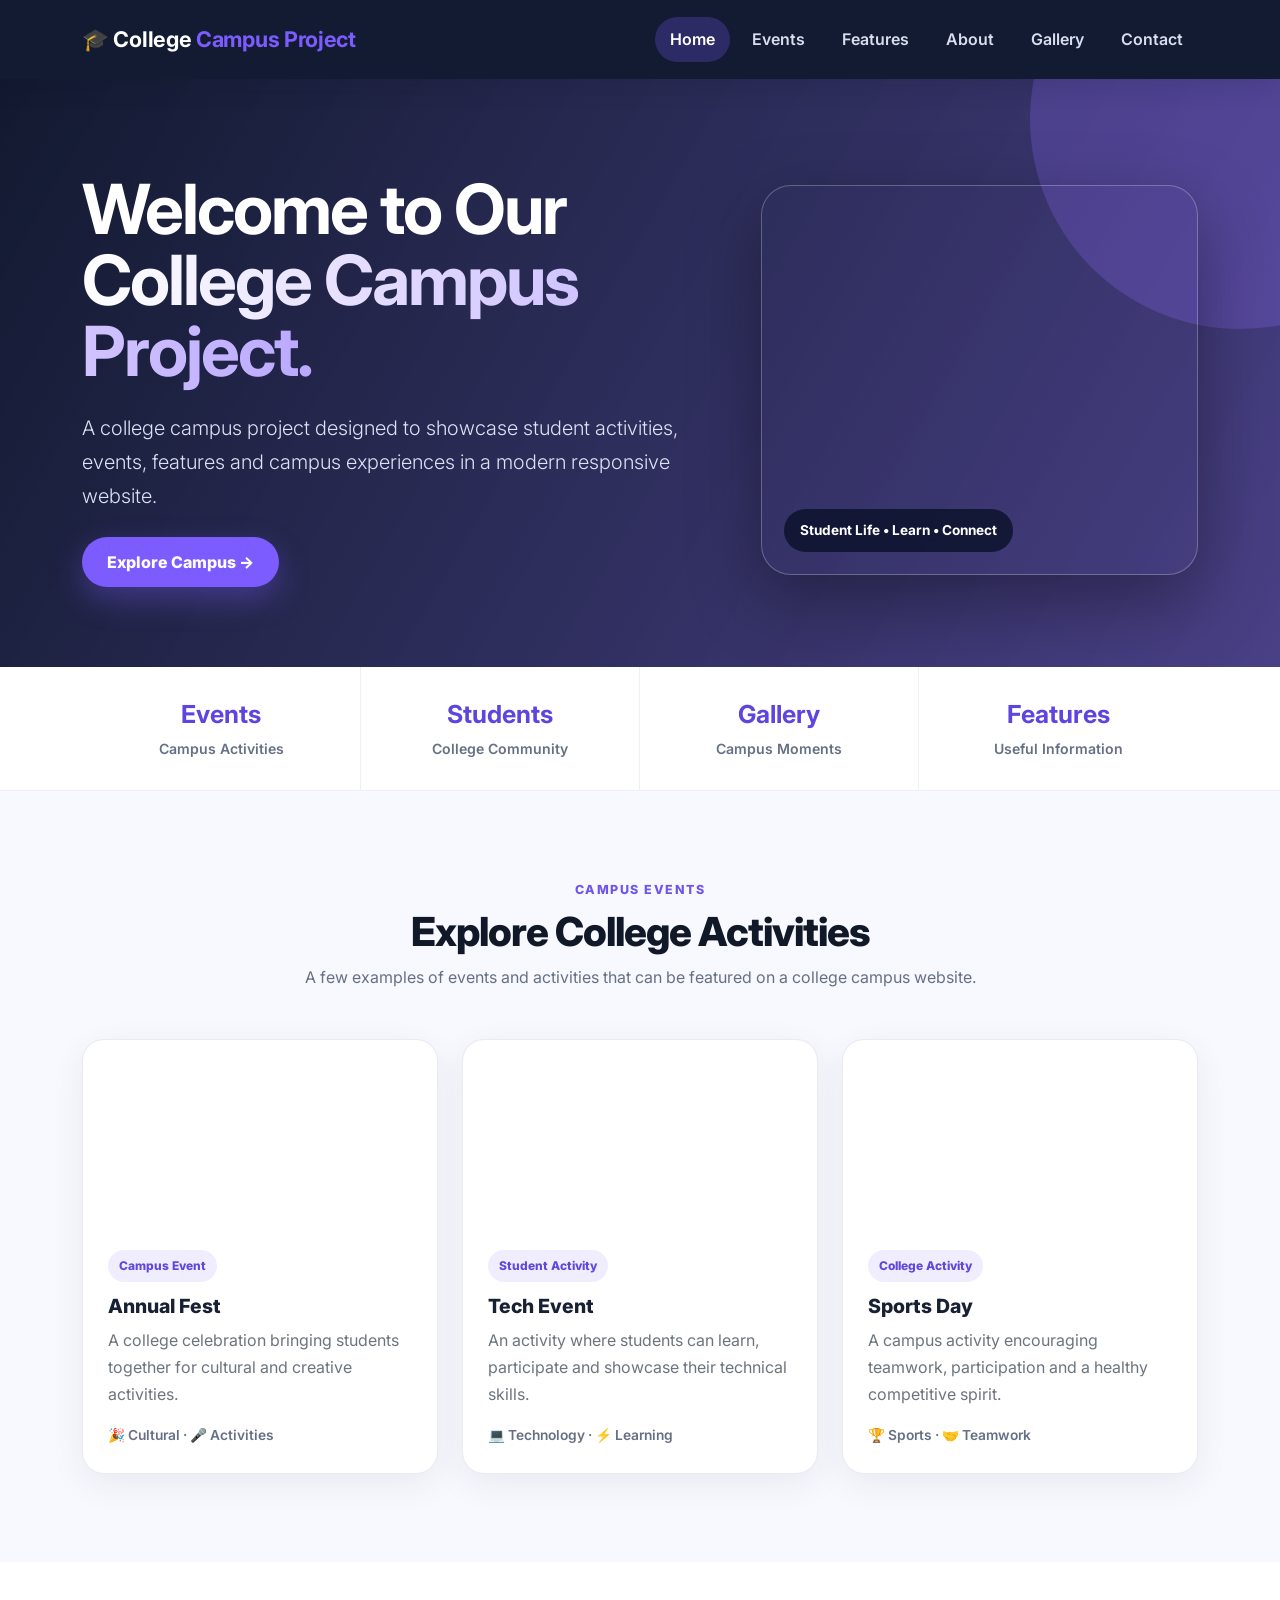
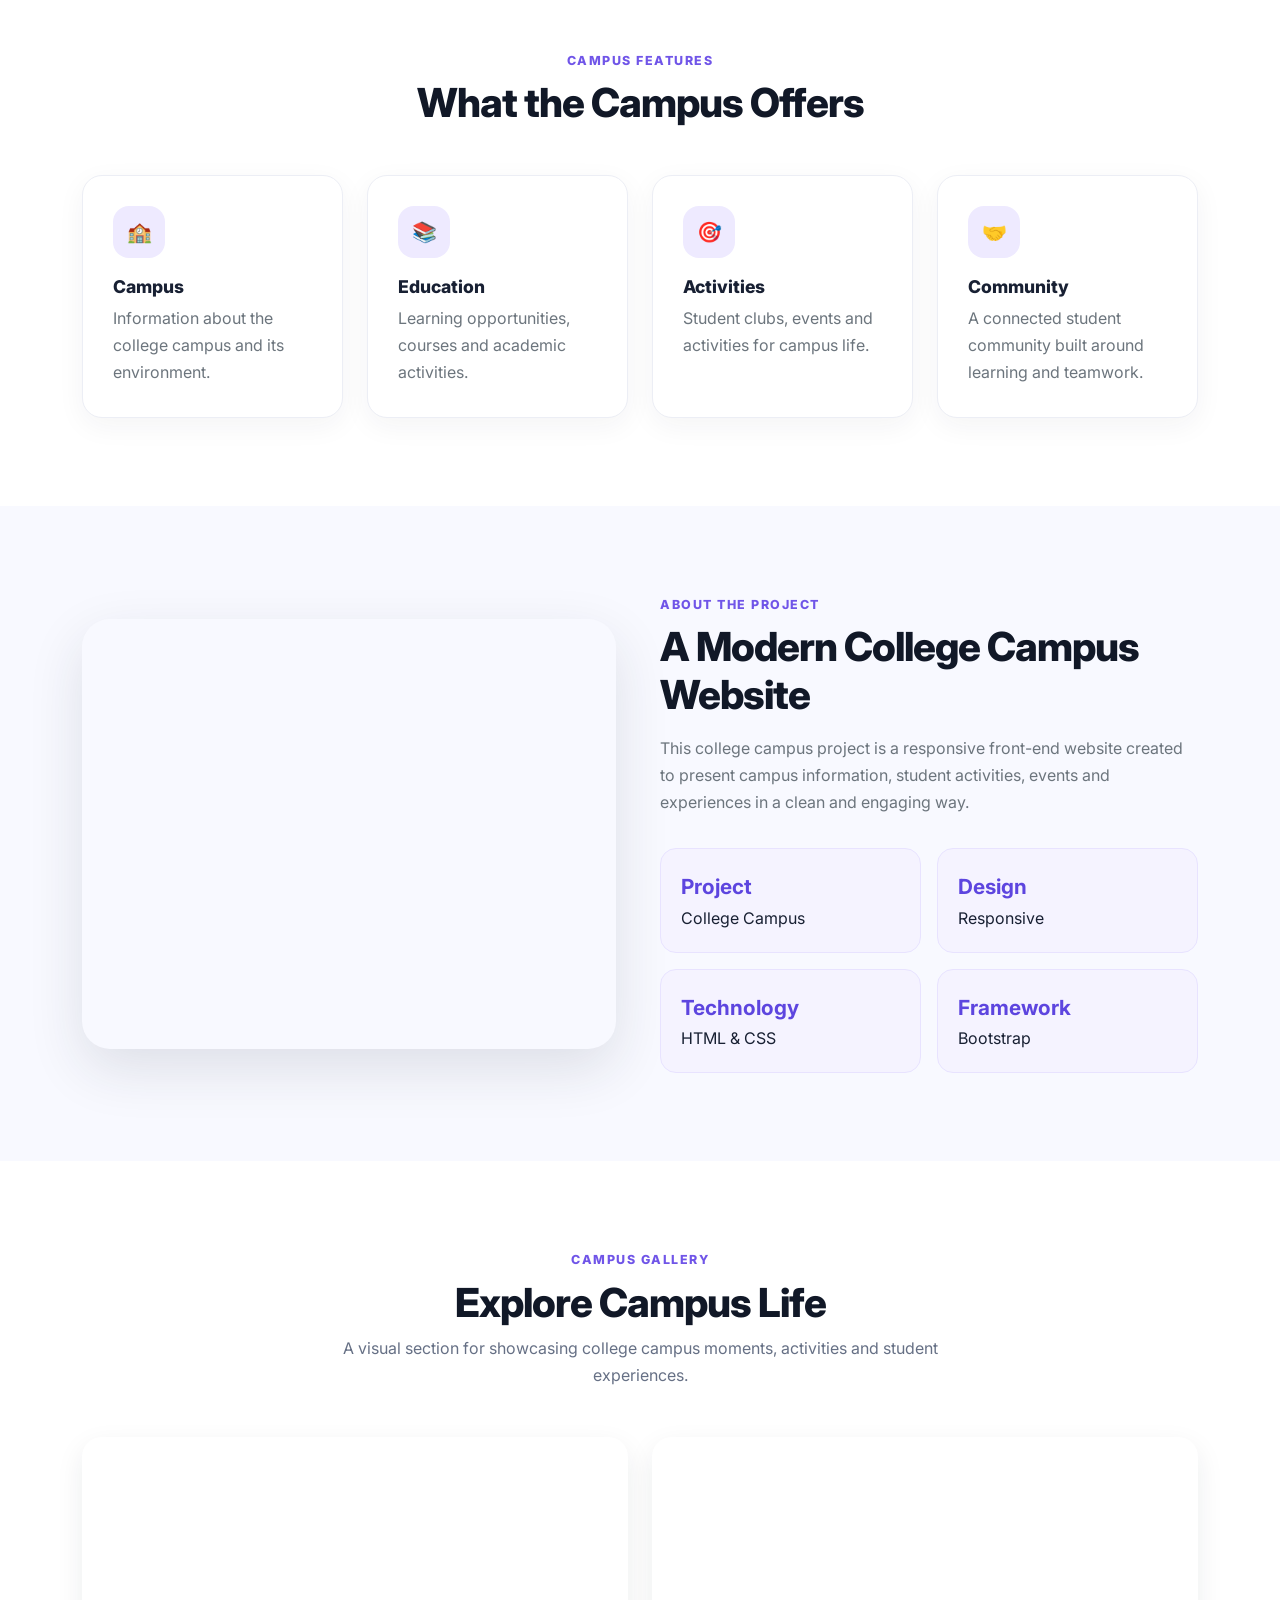
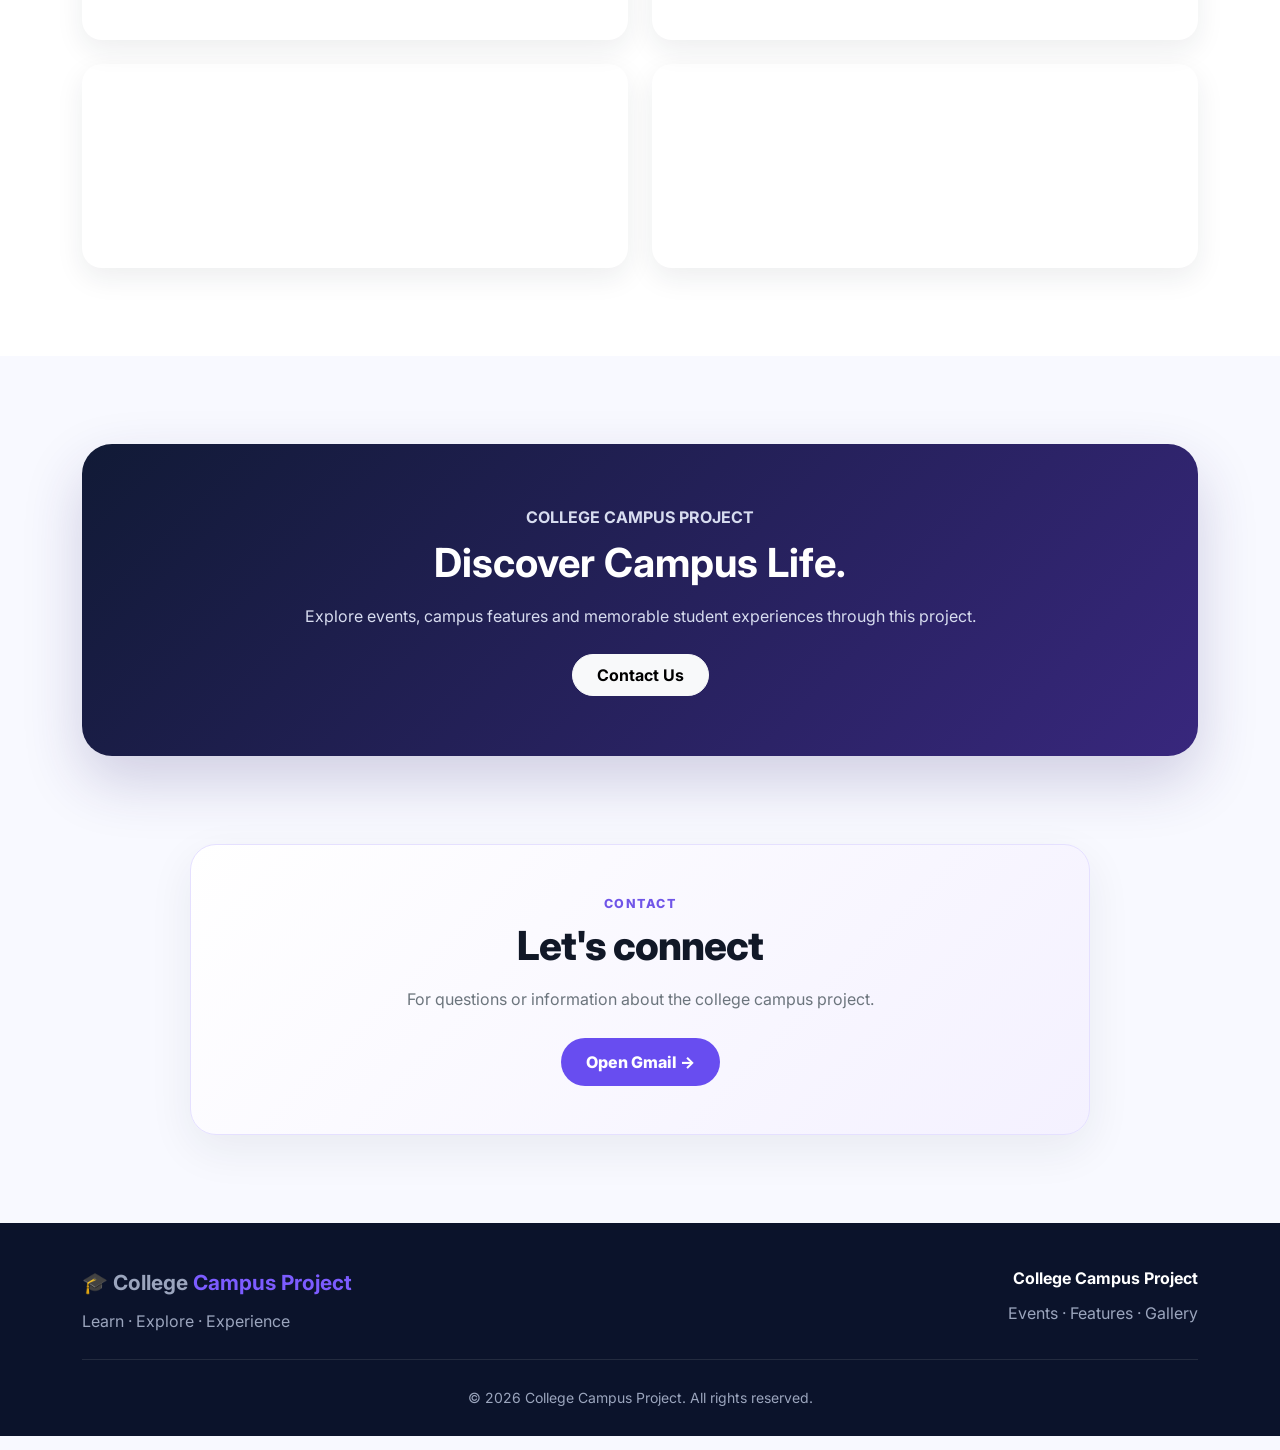
<file: index.html>
<!DOCTYPE html>
<html lang="en">
<head>
  <meta charset="UTF-8">
  <meta http-equiv="refresh" content="0; url=student-event-management/index.html">
  <title>College Campus Project</title>
</head>
<body>
  <p>Opening College Campus Project...</p>
</body>
</html>
</file>
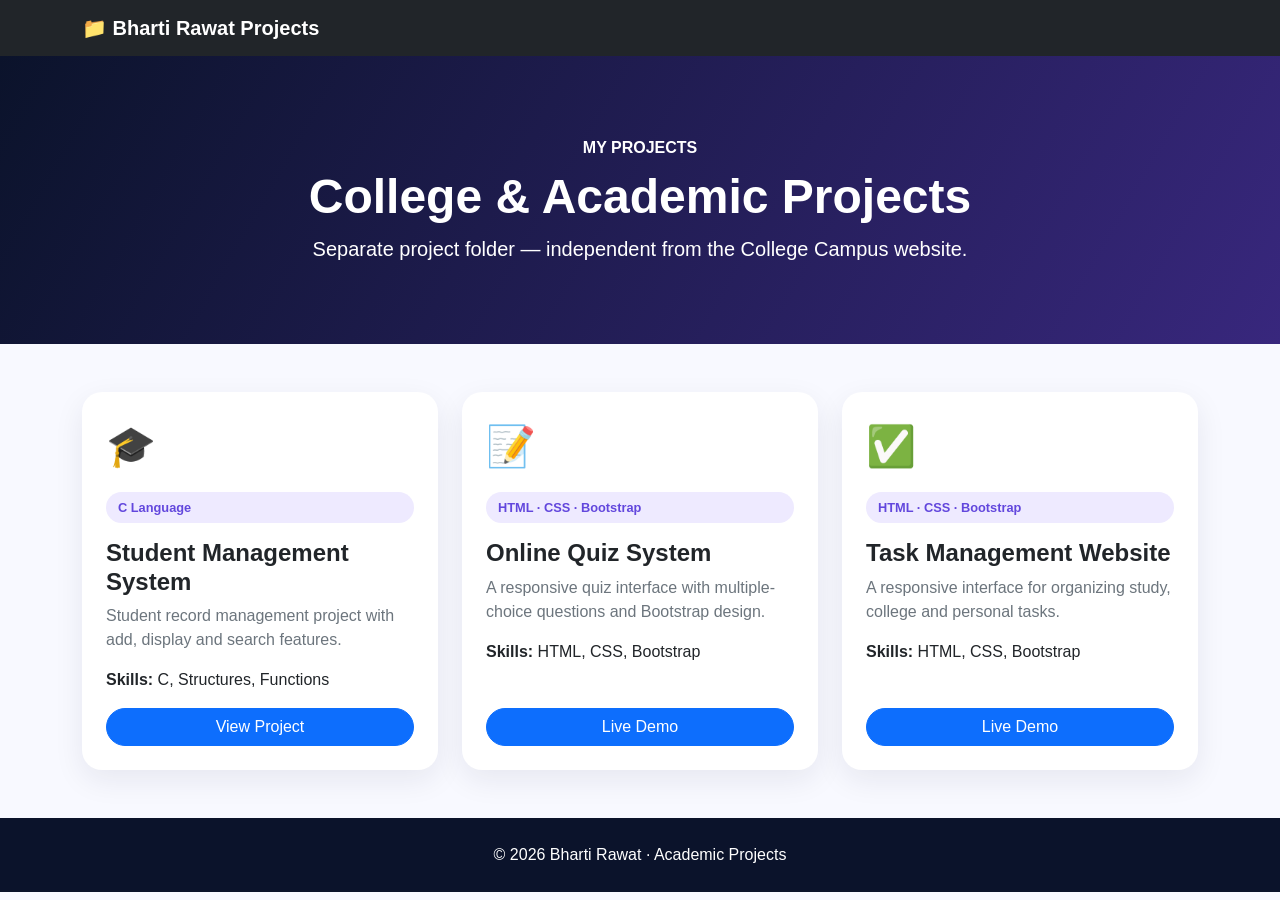
<file: projects/index.html>
<!doctype html>
<html lang="en"><head><meta charset="utf-8"><meta name="viewport" content="width=device-width,initial-scale=1"><title>Bharti Rawat | Projects</title><link href="https://cdn.jsdelivr.net/npm/bootstrap@5.3.3/dist/css/bootstrap.min.css" rel="stylesheet"><style>body{background:#f8f9ff;font-family:Arial,sans-serif;color:#182033}.hero{background:linear-gradient(120deg,#0b132b,#38277d);color:#fff;padding:80px 0}.card{border:0;border-radius:20px;box-shadow:0 10px 30px rgba(20,30,60,.08);height:100%;transition:.25s}.card:hover{transform:translateY(-6px)}.icon{font-size:2.5rem}.btn-round{border-radius:50px}.tag{display:inline-block;padding:6px 12px;border-radius:50px;background:#eeeaff;color:#6247dd;font-weight:700;font-size:.8rem}.footer{background:#0b132b;color:#fff;padding:25px 0}</style></head><body><nav class="navbar navbar-dark bg-dark"><div class="container"><a class="navbar-brand fw-bold" href="../index.html">📁 Bharti Rawat Projects</a></div></nav><header class="hero text-center"><div class="container"><p class="text-uppercase fw-bold mb-2">My Projects</p><h1 class="display-5 fw-bold">College & Academic Projects</h1><p class="lead mb-0">Separate project folder — independent from the College Campus website.</p></div></header><main class="container py-5"><div class="row g-4"><div class="col-md-4"><div class="card p-4"><div class="icon mb-3">🎓</div><span class="tag mb-3">C Language</span><h2 class="h4 fw-bold">Student Management System</h2><p class="text-secondary">Student record management project with add, display and search features.</p><p><strong>Skills:</strong> C, Structures, Functions</p><a class="btn btn-primary btn-round mt-auto" href="Student_Management_System/index.html">View Project</a></div></div><div class="col-md-4"><div class="card p-4"><div class="icon mb-3">📝</div><span class="tag mb-3">HTML · CSS · Bootstrap</span><h2 class="h4 fw-bold">Online Quiz System</h2><p class="text-secondary">A responsive quiz interface with multiple-choice questions and Bootstrap design.</p><p><strong>Skills:</strong> HTML, CSS, Bootstrap</p><a class="btn btn-primary btn-round mt-auto" href="Online_Quiz_System/index.html">Live Demo</a></div></div><div class="col-md-4"><div class="card p-4"><div class="icon mb-3">✅</div><span class="tag mb-3">HTML · CSS · Bootstrap</span><h2 class="h4 fw-bold">Task Management Website</h2><p class="text-secondary">A responsive interface for organizing study, college and personal tasks.</p><p><strong>Skills:</strong> HTML, CSS, Bootstrap</p><a class="btn btn-primary btn-round mt-auto" href="Task_Management_Website/index.html">Live Demo</a></div></div></div></main><footer class="footer text-center"><div class="container">© 2026 Bharti Rawat · Academic Projects</div></footer></body></html>
</file>
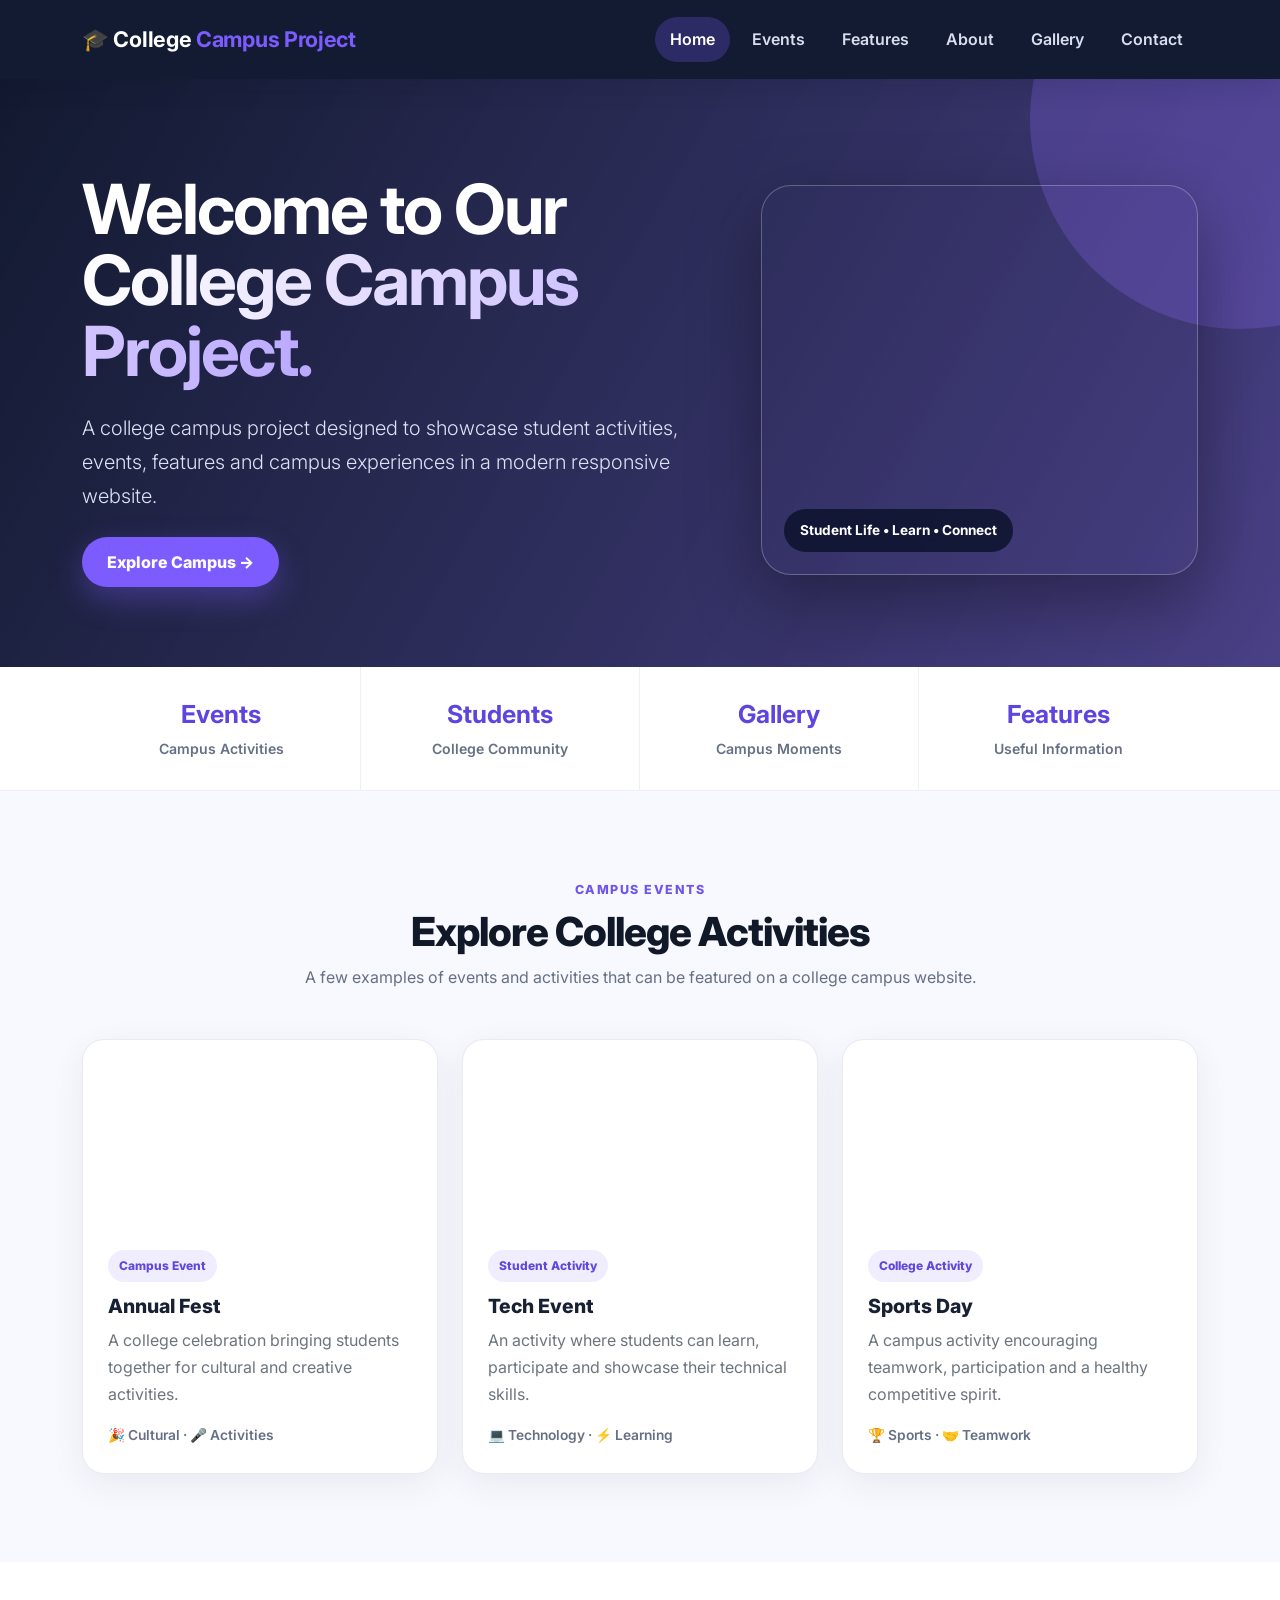
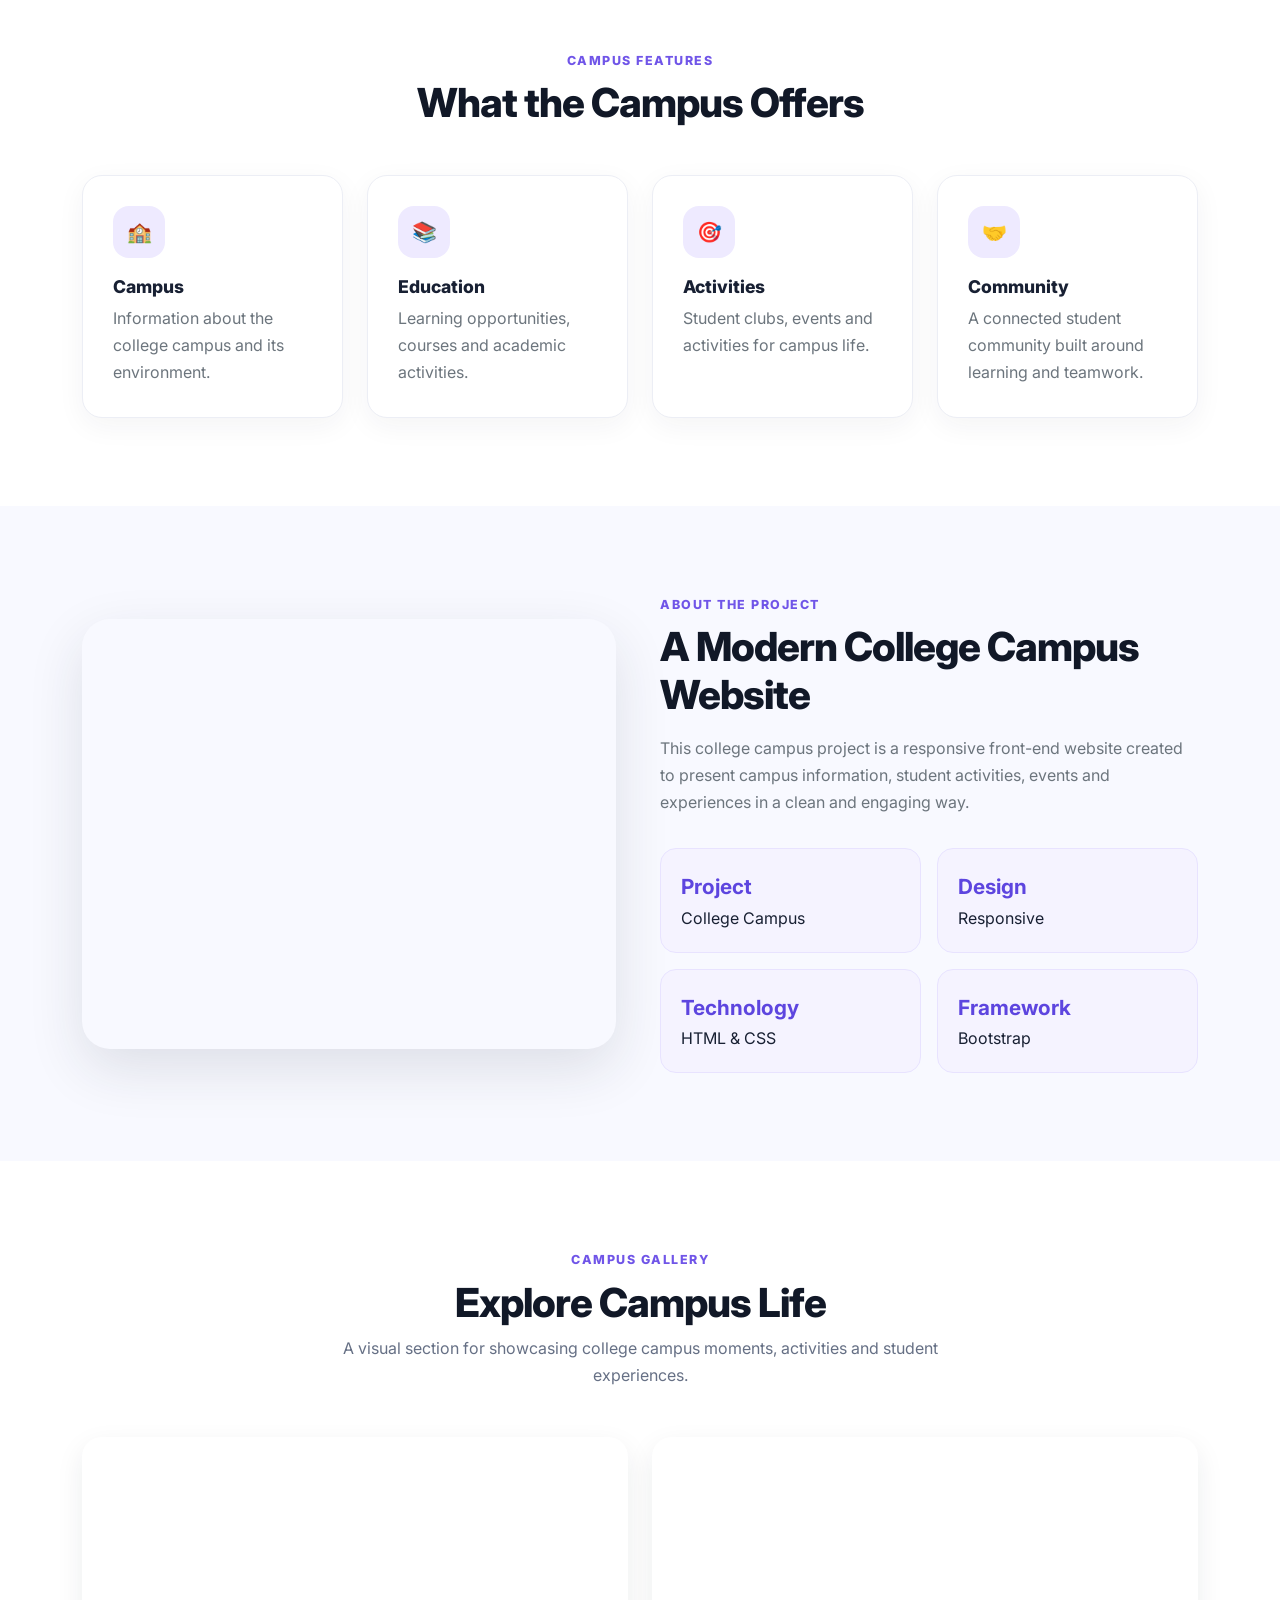
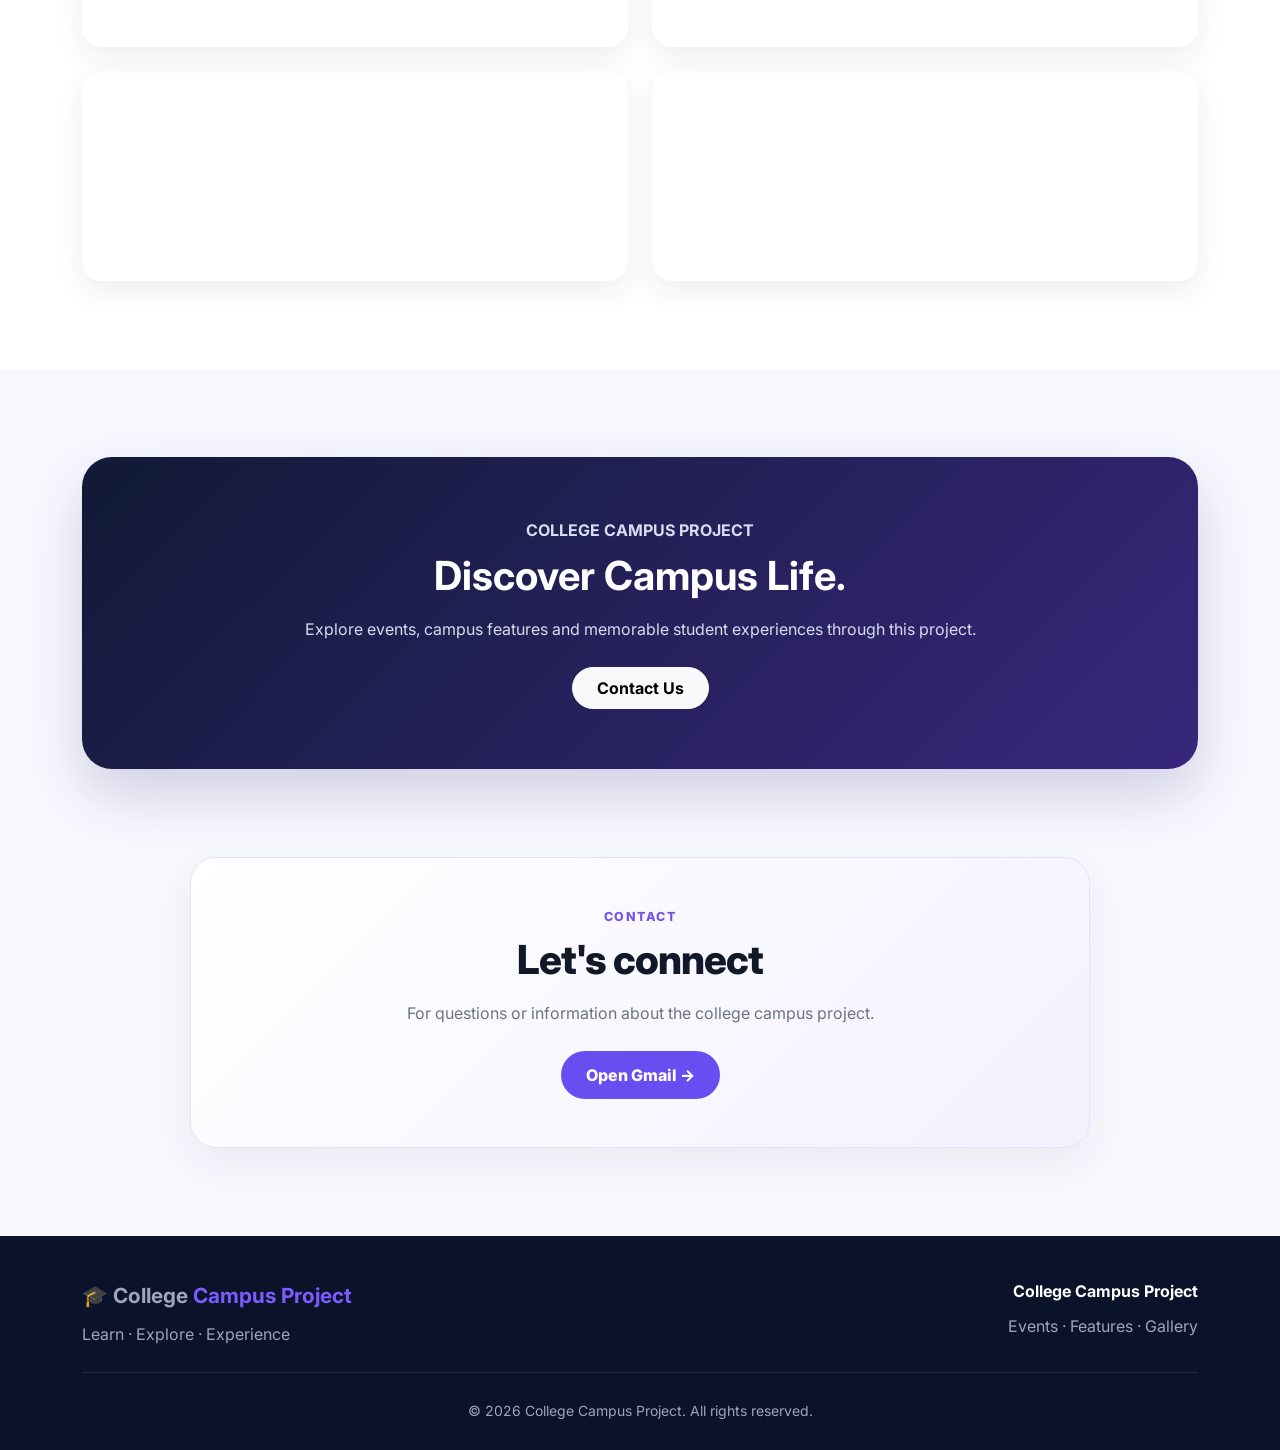
<file: student-event-management/index.html>
<!doctype html>
<html lang="en">
<head>
  <meta charset="utf-8">
  <meta name="viewport" content="width=device-width,initial-scale=1">
  <title>College Campus Project</title>
  <link href="https://cdn.jsdelivr.net/npm/bootstrap@5.3.3/dist/css/bootstrap.min.css" rel="stylesheet">
  <link rel="stylesheet" href="style.css">
</head>
<body>
  <nav class="navbar navbar-expand-lg navbar-dark"><div class="container py-2"><a class="navbar-brand fw-bold" href="#home">🎓 College <span class="brand-dot">Campus Project</span></a><div class="navbar-nav ms-auto flex-row flex-wrap justify-content-end"><a class="nav-link active" href="#home">Home</a><a class="nav-link" href="#events">Events</a><a class="nav-link" href="#features">Features</a><a class="nav-link" href="#about">About</a><a class="nav-link" href="#gallery">Gallery</a><a class="nav-link" href="#contact">Contact</a></div></div></nav>
  <header id="home" class="hero"><div class="container"><div class="row align-items-center g-5"><div class="col-lg-7"><h1 class="fw-bold mb-4">Welcome to Our<br><span class="gradient-text">College Campus Project.</span></h1><p class="lead mb-4">A college campus project designed to showcase student activities, events, features and campus experiences in a modern responsive website.</p><a href="#events" class="btn hero-btn">Explore Campus →</a></div><div class="col-lg-5"><div class="hero-image"></div></div></div></div></header>
  <section class="stats-strip"><div class="container"><div class="row g-0"><div class="col-6 col-lg-3 stat"><strong>Events</strong><span>Campus Activities</span></div><div class="col-6 col-lg-3 stat"><strong>Students</strong><span>College Community</span></div><div class="col-6 col-lg-3 stat"><strong>Gallery</strong><span>Campus Moments</span></div><div class="col-6 col-lg-3 stat"><strong>Features</strong><span>Useful Information</span></div></div></div></section>
  <section id="events" class="section-space"><div class="container"><div class="text-center mb-5"><p class="section-label mb-2">Campus Events</p><h2 class="section-title display-6">Explore College Activities</h2><p class="section-subtitle">A few examples of events and activities that can be featured on a college campus website.</p></div><div class="row g-4"><div class="col-md-4"><article class="event-card"><div class="event-photo photo-1"></div><div class="event-body"><span class="event-tag">Campus Event</span><h3>Annual Fest</h3><p class="text-secondary">A college celebration bringing students together for cultural and creative activities.</p><p class="event-date mb-0">🎉 Cultural · 🎤 Activities</p></div></article></div><div class="col-md-4"><article class="event-card"><div class="event-photo photo-2"></div><div class="event-body"><span class="event-tag">Student Activity</span><h3>Tech Event</h3><p class="text-secondary">An activity where students can learn, participate and showcase their technical skills.</p><p class="event-date mb-0">💻 Technology · ⚡ Learning</p></div></article></div><div class="col-md-4"><article class="event-card"><div class="event-photo photo-3"></div><div class="event-body"><span class="event-tag">College Activity</span><h3>Sports Day</h3><p class="text-secondary">A campus activity encouraging teamwork, participation and a healthy competitive spirit.</p><p class="event-date mb-0">🏆 Sports · 🤝 Teamwork</p></div></article></div></div></div></section>
  <section id="features" class="section-space bg-white"><div class="container"><div class="text-center mb-5"><p class="section-label mb-2">Campus Features</p><h2 class="section-title display-6">What the Campus Offers</h2></div><div class="row g-4"><div class="col-md-6 col-lg-3"><div class="feature-box"><div class="feature-icon">🏫</div><h3>Campus</h3><p class="text-secondary mb-0">Information about the college campus and its environment.</p></div></div><div class="col-md-6 col-lg-3"><div class="feature-box"><div class="feature-icon">📚</div><h3>Education</h3><p class="text-secondary mb-0">Learning opportunities, courses and academic activities.</p></div></div><div class="col-md-6 col-lg-3"><div class="feature-box"><div class="feature-icon">🎯</div><h3>Activities</h3><p class="text-secondary mb-0">Student clubs, events and activities for campus life.</p></div></div><div class="col-md-6 col-lg-3"><div class="feature-box"><div class="feature-icon">🤝</div><h3>Community</h3><p class="text-secondary mb-0">A connected student community built around learning and teamwork.</p></div></div></div></div></section>
  <section id="about" class="section-space"><div class="container"><div class="row align-items-center g-5"><div class="col-lg-6"><div class="about-image"></div></div><div class="col-lg-6 about-copy"><p class="section-label mb-2">About The Project</p><h2 class="section-title display-6 mb-3">A Modern College Campus Website</h2><p class="text-secondary">This college campus project is a responsive front-end website created to present campus information, student activities, events and experiences in a clean and engaging way.</p><div class="row g-3 mt-3"><div class="col-6"><div class="detail-card"><strong>Project</strong><span>College Campus</span></div></div><div class="col-6"><div class="detail-card"><strong>Design</strong><span>Responsive</span></div></div><div class="col-6"><div class="detail-card"><strong>Technology</strong><span>HTML & CSS</span></div></div><div class="col-6"><div class="detail-card"><strong>Framework</strong><span>Bootstrap</span></div></div></div></div></div></div></section>
  <section id="gallery" class="section-space bg-white"><div class="container"><div class="text-center mb-5"><p class="section-label mb-2">Campus Gallery</p><h2 class="section-title display-6">Explore Campus Life</h2><p class="section-subtitle">A visual section for showcasing college campus moments, activities and student experiences.</p></div><div class="row g-4"><div class="col-md-6"><div class="gallery-item gallery-1"></div></div><div class="col-md-6"><div class="gallery-item gallery-2"></div></div><div class="col-md-6"><div class="gallery-item gallery-3"></div></div><div class="col-md-6"><div class="gallery-item gallery-4"></div></div></div></div></section>
  <section class="section-space"><div class="container"><div class="project-box text-center"><p class="text-uppercase fw-bold mb-2">College Campus Project</p><h2 class="display-6 fw-bold mb-3">Discover Campus Life.</h2><p class="mx-auto mb-4" style="max-width:760px">Explore events, campus features and memorable student experiences through this project.</p><a href="#contact" class="btn btn-light rounded-pill px-4 py-2 fw-bold">Contact Us</a></div></div></section>
  <section id="contact" class="section-space pt-0"><div class="container"><div class="contact-card text-center mx-auto" style="max-width:900px"><p class="section-label mb-2">Contact</p><h2 class="section-title display-6 mb-3">Let's connect</h2><p class="text-secondary mb-4">For questions or information about the college campus project.</p><div class="d-flex flex-wrap justify-content-center gap-3"><a class="btn btn-primary-custom" href="https://mail.google.com/mail/u/0/?view=cm&fs=1&to=bhartirawat9829@gmail.com&su=College%20Campus%20Project%20Enquiry" target="_blank" rel="noopener noreferrer">Open Gmail →</a></div></div></div></section>
  <footer><div class="container"><div class="row g-4 align-items-start"><div class="col-md-6"><div class="footer-brand fw-bold">🎓 College <span class="brand-dot">Campus Project</span></div><p class="mb-0 mt-2">Learn · Explore · Experience</p></div><div class="col-md-6 text-md-end"><strong>College Campus Project</strong><p class="mb-0 mt-2">Events · Features · Gallery</p></div></div><hr class="border-secondary my-4"><div class="text-center"><small>© 2026 College Campus Project. All rights reserved.</small></div></div></footer>
</body>
</html>
</file>
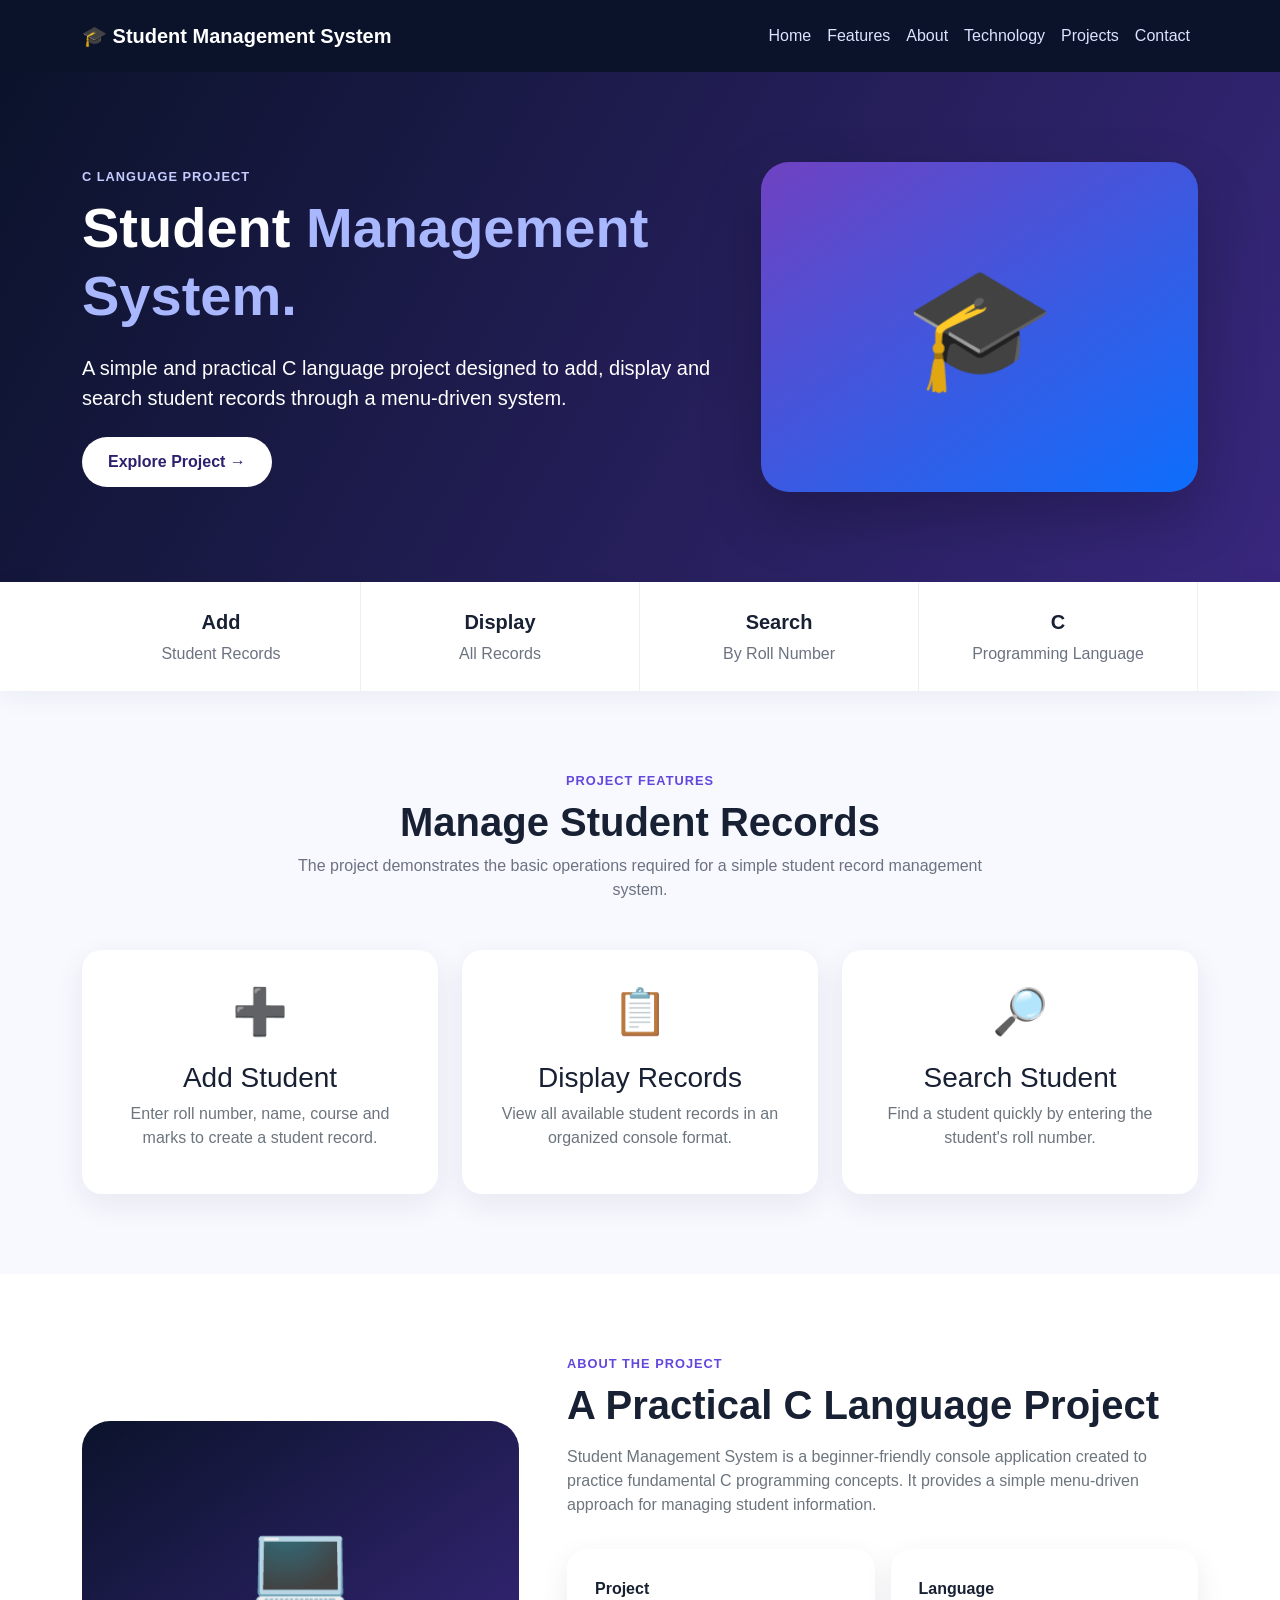
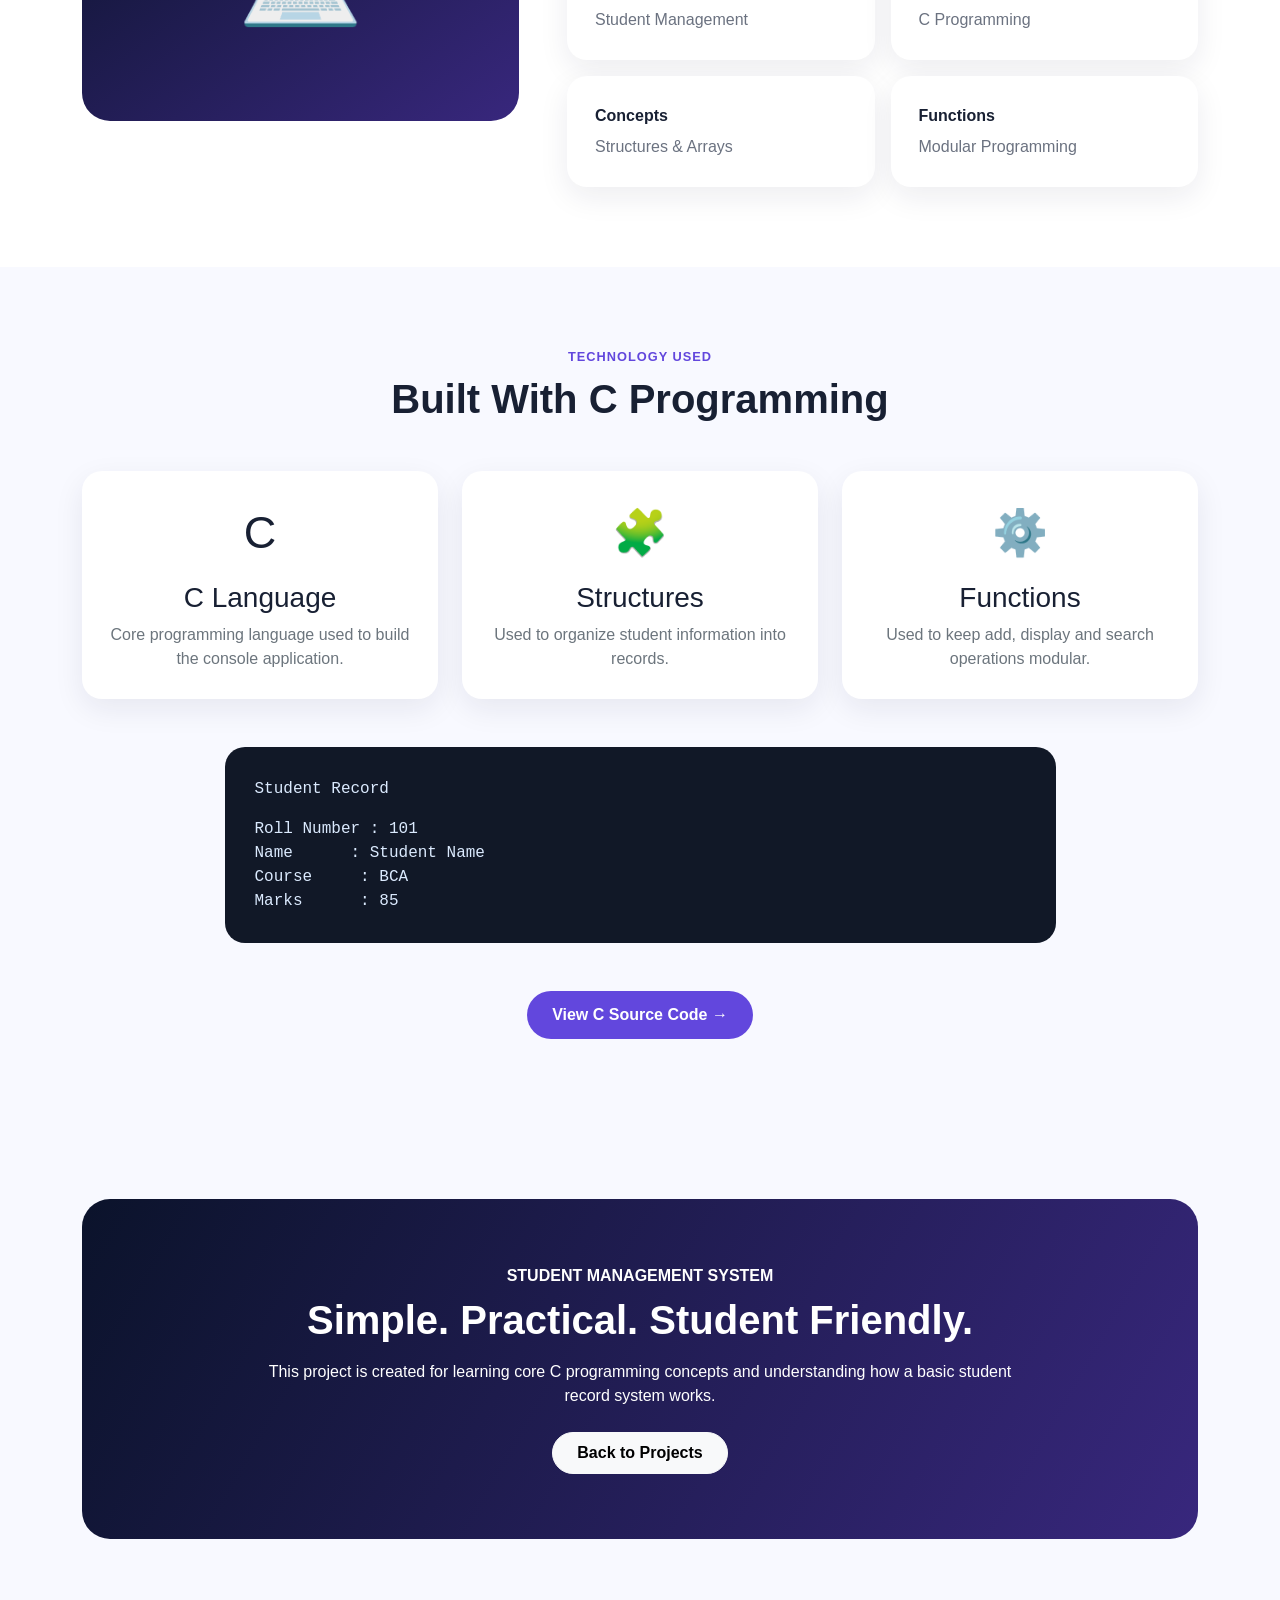
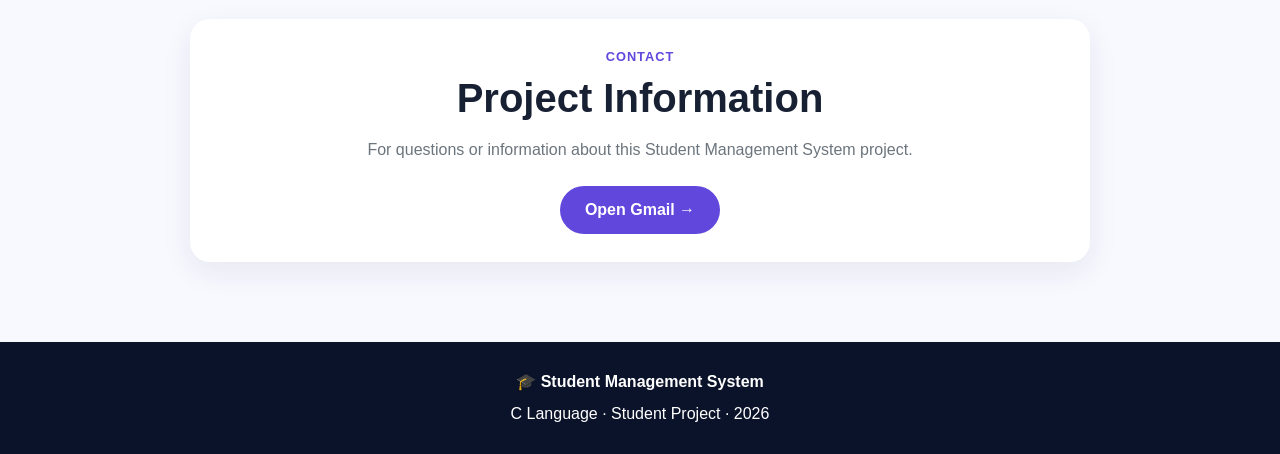
<file: student-management-system/index.html>
<!doctype html>
<html lang="en">
<head>
<meta charset="utf-8">
<meta name="viewport" content="width=device-width,initial-scale=1">
<title>Student Management System</title>
<link href="https://cdn.jsdelivr.net/npm/bootstrap@5.3.3/dist/css/bootstrap.min.css" rel="stylesheet">
<style>
body{font-family:Arial,sans-serif;color:#182033;background:#f8f9ff}.navbar{background:#0b132b}.navbar .nav-link{color:#dbe3ff}.navbar .nav-link:hover{color:#fff}.hero{padding:90px 0;background:linear-gradient(120deg,#0b132b,#38277d);color:#fff}.gradient-text{color:#a9b7ff}.hero-btn{background:#fff;color:#2d216e;border-radius:50px;padding:12px 25px;font-weight:700}.hero-visual{min-height:330px;border-radius:28px;background:linear-gradient(145deg,#6f42c1,#0d6efd);display:flex;align-items:center;justify-content:center;font-size:120px;box-shadow:0 25px 60px rgba(0,0,0,.22)}.stats-strip{background:#fff;box-shadow:0 5px 25px rgba(20,30,60,.06)}.stat{padding:25px;text-align:center;border-right:1px solid #eee}.stat strong,.stat span{display:block}.stat strong{font-size:1.25rem}.stat span{color:#6b7280;margin-top:5px}.section-space{padding:80px 0}.section-label{color:#6247dd;text-transform:uppercase;font-weight:800;letter-spacing:1px;font-size:.8rem}.section-title{font-weight:800}.section-subtitle{color:#6b7280;max-width:700px;margin:auto}.feature-box,.detail-card,.contact-card,.record-card{background:#fff;border-radius:20px;padding:28px;box-shadow:0 10px 30px rgba(20,30,60,.08);height:100%}.feature-box{transition:.25s}.feature-box:hover{transform:translateY(-7px)}.feature-icon{font-size:45px;margin-bottom:15px}.about-panel{background:linear-gradient(145deg,#0b132b,#38277d);color:#fff;border-radius:28px;padding:45px;min-height:300px;display:flex;align-items:center;justify-content:center;font-size:100px}.detail-card strong,.detail-card span{display:block}.detail-card span{color:#6b7280;margin-top:7px}.code-box{background:#111827;color:#dbeafe;border-radius:20px;padding:30px;font-family:monospace}.project-box{background:linear-gradient(120deg,#0b132b,#38277d);color:#fff;border-radius:28px;padding:65px 25px}.btn-custom{background:#6247dd;color:#fff;border:0;border-radius:50px;padding:12px 25px;font-weight:700}.btn-custom:hover{background:#4e36c4;color:#fff}footer{background:#0b132b;color:#fff;padding:28px 0}
</style>
</head>
<body>
<nav class="navbar navbar-dark"><div class="container py-2"><a class="navbar-brand fw-bold" href="#home">🎓 Student Management System</a><div class="navbar-nav ms-auto flex-row flex-wrap justify-content-end"><a class="nav-link px-2" href="#home">Home</a><a class="nav-link px-2" href="#features">Features</a><a class="nav-link px-2" href="#about">About</a><a class="nav-link px-2" href="#technology">Technology</a><a class="nav-link px-2" href="../student-event-management/projects.html">Projects</a><a class="nav-link px-2" href="#contact">Contact</a></div></div></nav>
<header id="home" class="hero"><div class="container"><div class="row align-items-center g-5"><div class="col-lg-7"><p class="section-label mb-2" style="color:#c5ccff">C LANGUAGE PROJECT</p><h1 class="display-4 fw-bold mb-4">Student <span class="gradient-text">Management System.</span></h1><p class="lead mb-4">A simple and practical C language project designed to add, display and search student records through a menu-driven system.</p><a href="#features" class="btn hero-btn">Explore Project →</a></div><div class="col-lg-5"><div class="hero-visual">🎓</div></div></div></div></header>
<section class="stats-strip"><div class="container"><div class="row g-0"><div class="col-6 col-lg-3 stat"><strong>Add</strong><span>Student Records</span></div><div class="col-6 col-lg-3 stat"><strong>Display</strong><span>All Records</span></div><div class="col-6 col-lg-3 stat"><strong>Search</strong><span>By Roll Number</span></div><div class="col-6 col-lg-3 stat"><strong>C</strong><span>Programming Language</span></div></div></div></section>
<section id="features" class="section-space"><div class="container"><div class="text-center mb-5"><p class="section-label mb-2">Project Features</p><h2 class="section-title display-6">Manage Student Records</h2><p class="section-subtitle">The project demonstrates the basic operations required for a simple student record management system.</p></div><div class="row g-4"><div class="col-md-4"><div class="feature-box text-center"><div class="feature-icon">➕</div><h3>Add Student</h3><p class="text-secondary">Enter roll number, name, course and marks to create a student record.</p></div></div><div class="col-md-4"><div class="feature-box text-center"><div class="feature-icon">📋</div><h3>Display Records</h3><p class="text-secondary">View all available student records in an organized console format.</p></div></div><div class="col-md-4"><div class="feature-box text-center"><div class="feature-icon">🔎</div><h3>Search Student</h3><p class="text-secondary">Find a student quickly by entering the student's roll number.</p></div></div></div></div></section>
<section id="about" class="section-space bg-white"><div class="container"><div class="row align-items-center g-5"><div class="col-lg-5"><div class="about-panel">💻</div></div><div class="col-lg-7"><p class="section-label mb-2">About The Project</p><h2 class="section-title display-6 mb-3">A Practical C Language Project</h2><p class="text-secondary">Student Management System is a beginner-friendly console application created to practice fundamental C programming concepts. It provides a simple menu-driven approach for managing student information.</p><div class="row g-3 mt-3"><div class="col-6"><div class="detail-card"><strong>Project</strong><span>Student Management</span></div></div><div class="col-6"><div class="detail-card"><strong>Language</strong><span>C Programming</span></div></div><div class="col-6"><div class="detail-card"><strong>Concepts</strong><span>Structures & Arrays</span></div></div><div class="col-6"><div class="detail-card"><strong>Functions</strong><span>Modular Programming</span></div></div></div></div></div></div></section>
<section id="technology" class="section-space"><div class="container"><div class="text-center mb-5"><p class="section-label mb-2">Technology Used</p><h2 class="section-title display-6">Built With C Programming</h2></div><div class="row g-4"><div class="col-md-4"><div class="record-card text-center"><div class="feature-icon">C</div><h3>C Language</h3><p class="text-secondary mb-0">Core programming language used to build the console application.</p></div></div><div class="col-md-4"><div class="record-card text-center"><div class="feature-icon">🧩</div><h3>Structures</h3><p class="text-secondary mb-0">Used to organize student information into records.</p></div></div><div class="col-md-4"><div class="record-card text-center"><div class="feature-icon">⚙️</div><h3>Functions</h3><p class="text-secondary mb-0">Used to keep add, display and search operations modular.</p></div></div></div><div class="row justify-content-center mt-5"><div class="col-lg-9"><div class="code-box"><div class="mb-3">Student Record</div><div>Roll Number : 101</div><div>Name&nbsp;&nbsp;&nbsp;&nbsp;&nbsp;&nbsp;: Student Name</div><div>Course&nbsp;&nbsp;&nbsp;&nbsp;&nbsp;: BCA</div><div>Marks&nbsp;&nbsp;&nbsp;&nbsp;&nbsp;&nbsp;: 85</div></div></div></div><div class="text-center mt-5"><a class="btn btn-custom" href="../projects/Student_Management_System_C/student_management.c">View C Source Code →</a></div></div></section>
<section class="section-space"><div class="container"><div class="project-box text-center"><p class="text-uppercase fw-bold mb-2">Student Management System</p><h2 class="display-6 fw-bold mb-3">Simple. Practical. Student Friendly.</h2><p class="mx-auto mb-4" style="max-width:760px">This project is created for learning core C programming concepts and understanding how a basic student record system works.</p><a href="../student-event-management/projects.html" class="btn btn-light rounded-pill px-4 py-2 fw-bold">Back to Projects</a></div></div></section>
<section id="contact" class="section-space pt-0"><div class="container"><div class="contact-card text-center mx-auto" style="max-width:900px"><p class="section-label mb-2">Contact</p><h2 class="section-title display-6 mb-3">Project Information</h2><p class="text-secondary mb-4">For questions or information about this Student Management System project.</p><a class="btn btn-custom" href="https://mail.google.com/mail/u/0/?view=cm&fs=1&to=bhartirawat9829@gmail.com&su=Student%20Management%20System%20Project%20Enquiry" target="_blank" rel="noopener noreferrer">Open Gmail →</a></div></div></section>
<footer><div class="container"><div class="text-center"><strong>🎓 Student Management System</strong><p class="mb-0 mt-2">C Language · Student Project · 2026</p></div></div></footer>
</body>
</html>
</file>
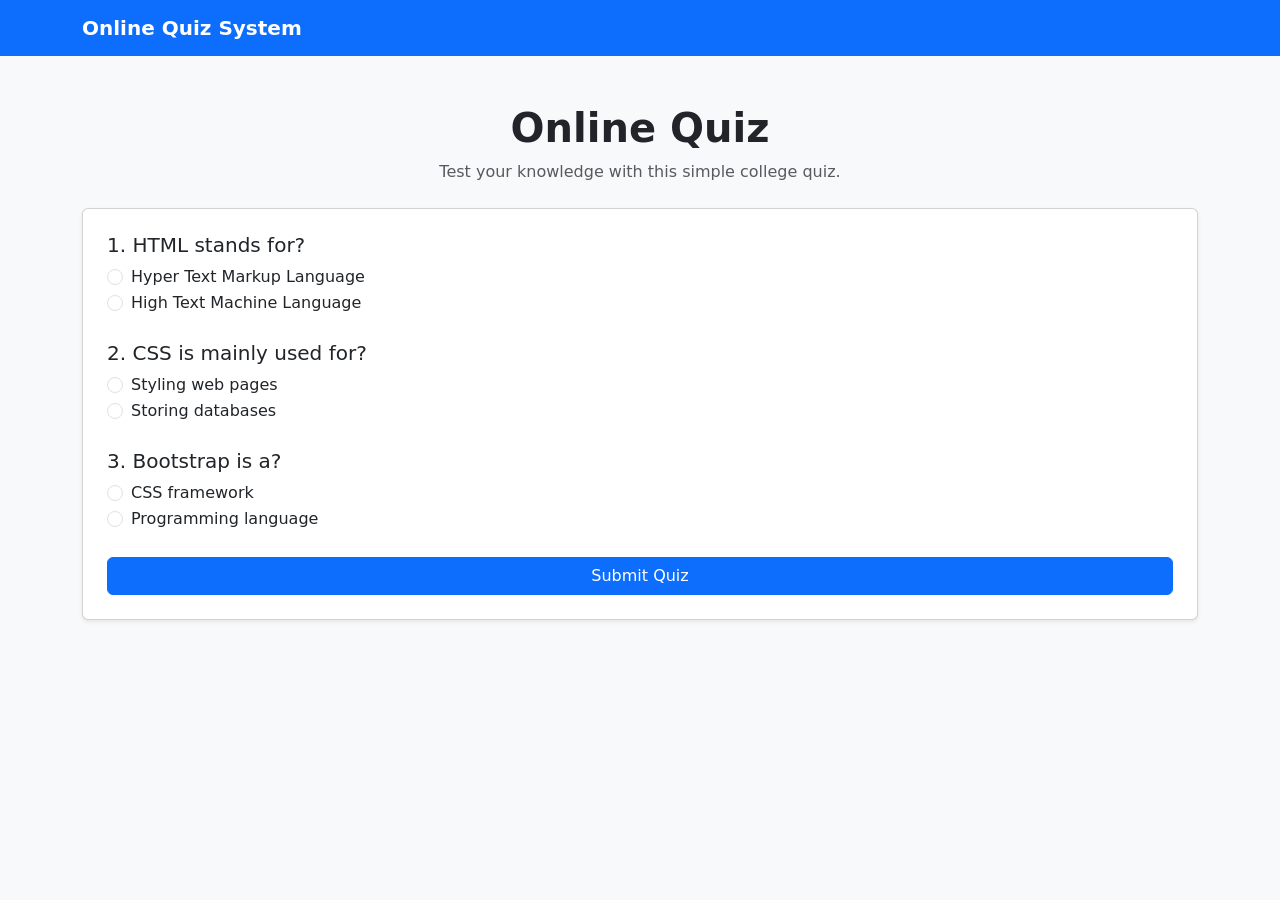
<file: projects/Online_Quiz_System/index.html>
<!DOCTYPE html>
<html lang="en">
<head>
  <meta charset="UTF-8">
  <meta name="viewport" content="width=device-width, initial-scale=1">
  <title>Online Quiz System</title>
  <link href="https://cdn.jsdelivr.net/npm/bootstrap@5.3.3/dist/css/bootstrap.min.css" rel="stylesheet">
</head>
<body class="bg-light">
  <nav class="navbar navbar-dark bg-primary">
    <div class="container"><span class="navbar-brand fw-bold">Online Quiz System</span></div>
  </nav>

  <main class="container py-5">
    <div class="text-center mb-4">
      <h1 class="fw-bold">Online Quiz</h1>
      <p class="text-muted">Test your knowledge with this simple college quiz.</p>
    </div>

    <form class="card shadow-sm p-4">
      <div class="mb-4">
        <h5>1. HTML stands for?</h5>
        <div class="form-check"><input class="form-check-input" type="radio" name="q1" id="q1a"><label class="form-check-label" for="q1a">Hyper Text Markup Language</label></div>
        <div class="form-check"><input class="form-check-input" type="radio" name="q1" id="q1b"><label class="form-check-label" for="q1b">High Text Machine Language</label></div>
      </div>

      <div class="mb-4">
        <h5>2. CSS is mainly used for?</h5>
        <div class="form-check"><input class="form-check-input" type="radio" name="q2" id="q2a"><label class="form-check-label" for="q2a">Styling web pages</label></div>
        <div class="form-check"><input class="form-check-input" type="radio" name="q2" id="q2b"><label class="form-check-label" for="q2b">Storing databases</label></div>
      </div>

      <div class="mb-4">
        <h5>3. Bootstrap is a?</h5>
        <div class="form-check"><input class="form-check-input" type="radio" name="q3" id="q3a"><label class="form-check-label" for="q3a">CSS framework</label></div>
        <div class="form-check"><input class="form-check-input" type="radio" name="q3" id="q3b"><label class="form-check-label" for="q3b">Programming language</label></div>
      </div>

      <button type="submit" class="btn btn-primary">Submit Quiz</button>
    </form>
  </main>
</body>
</html>
</file>
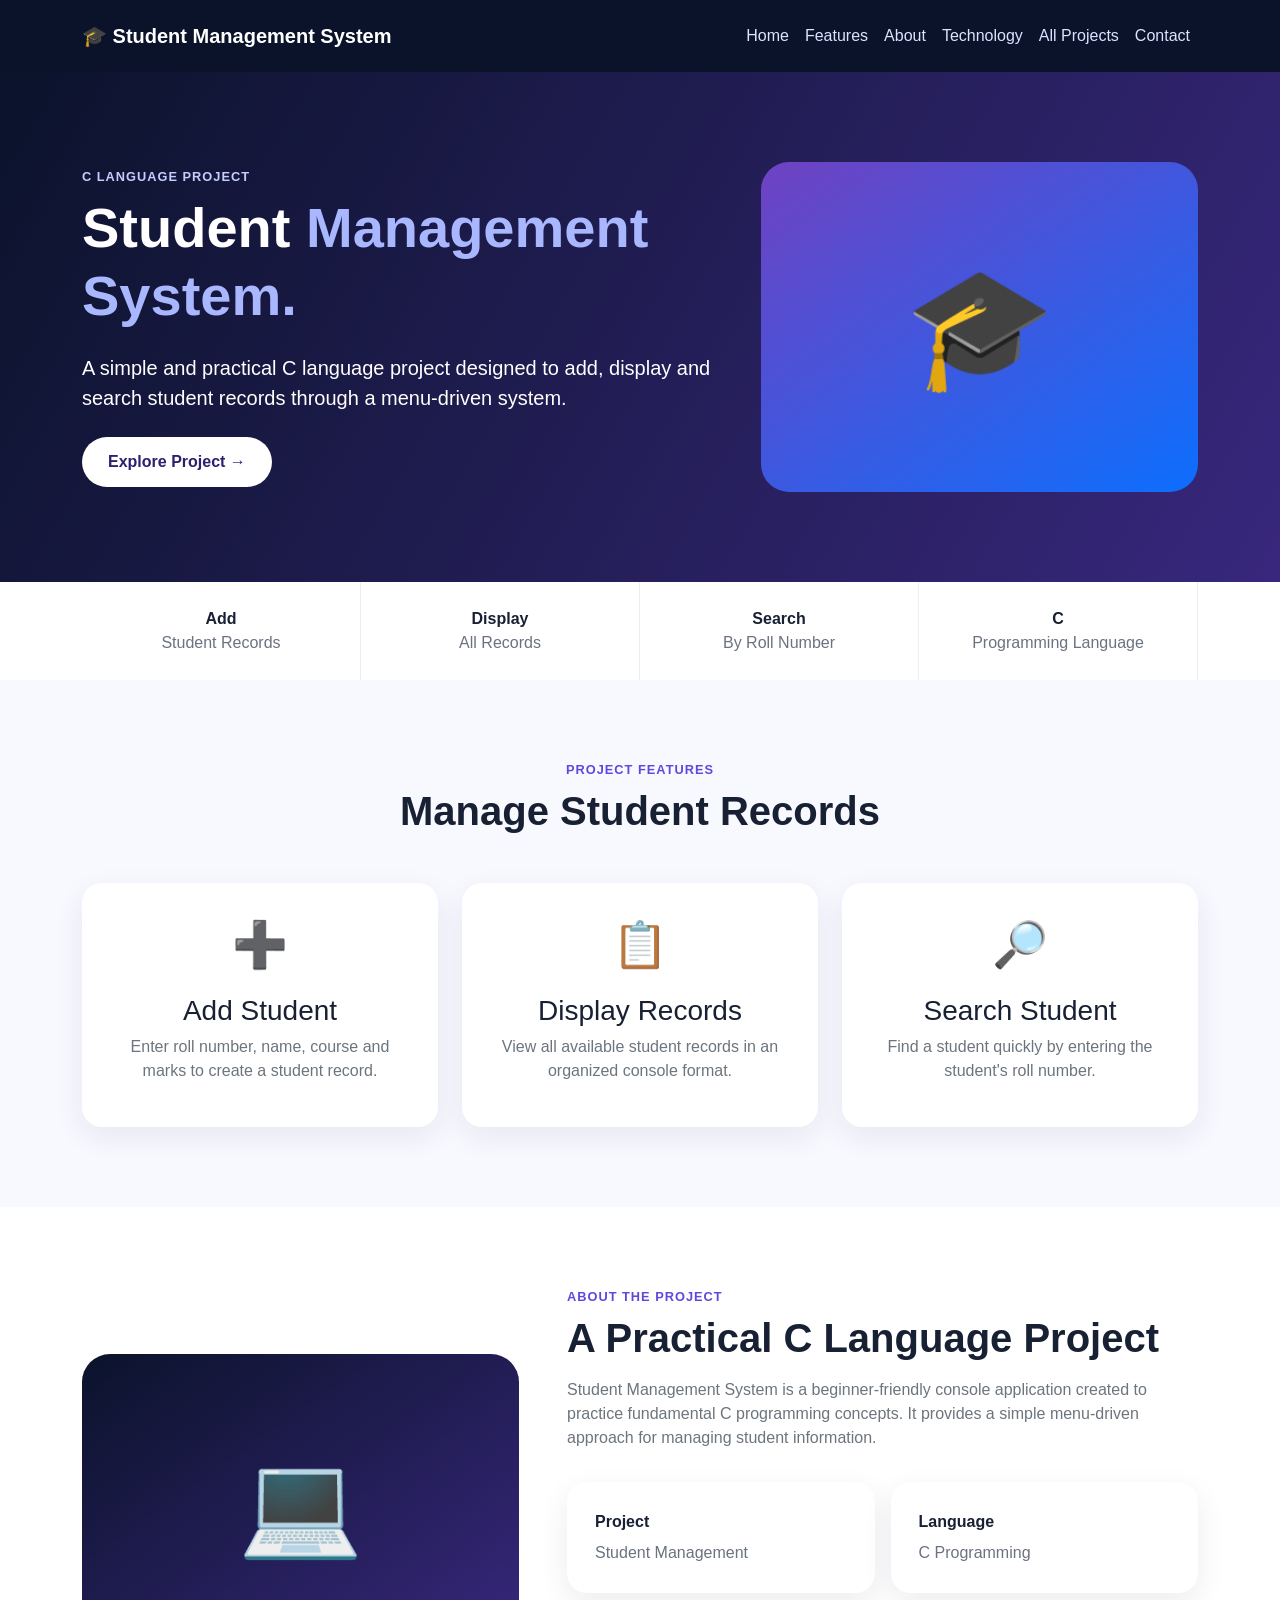
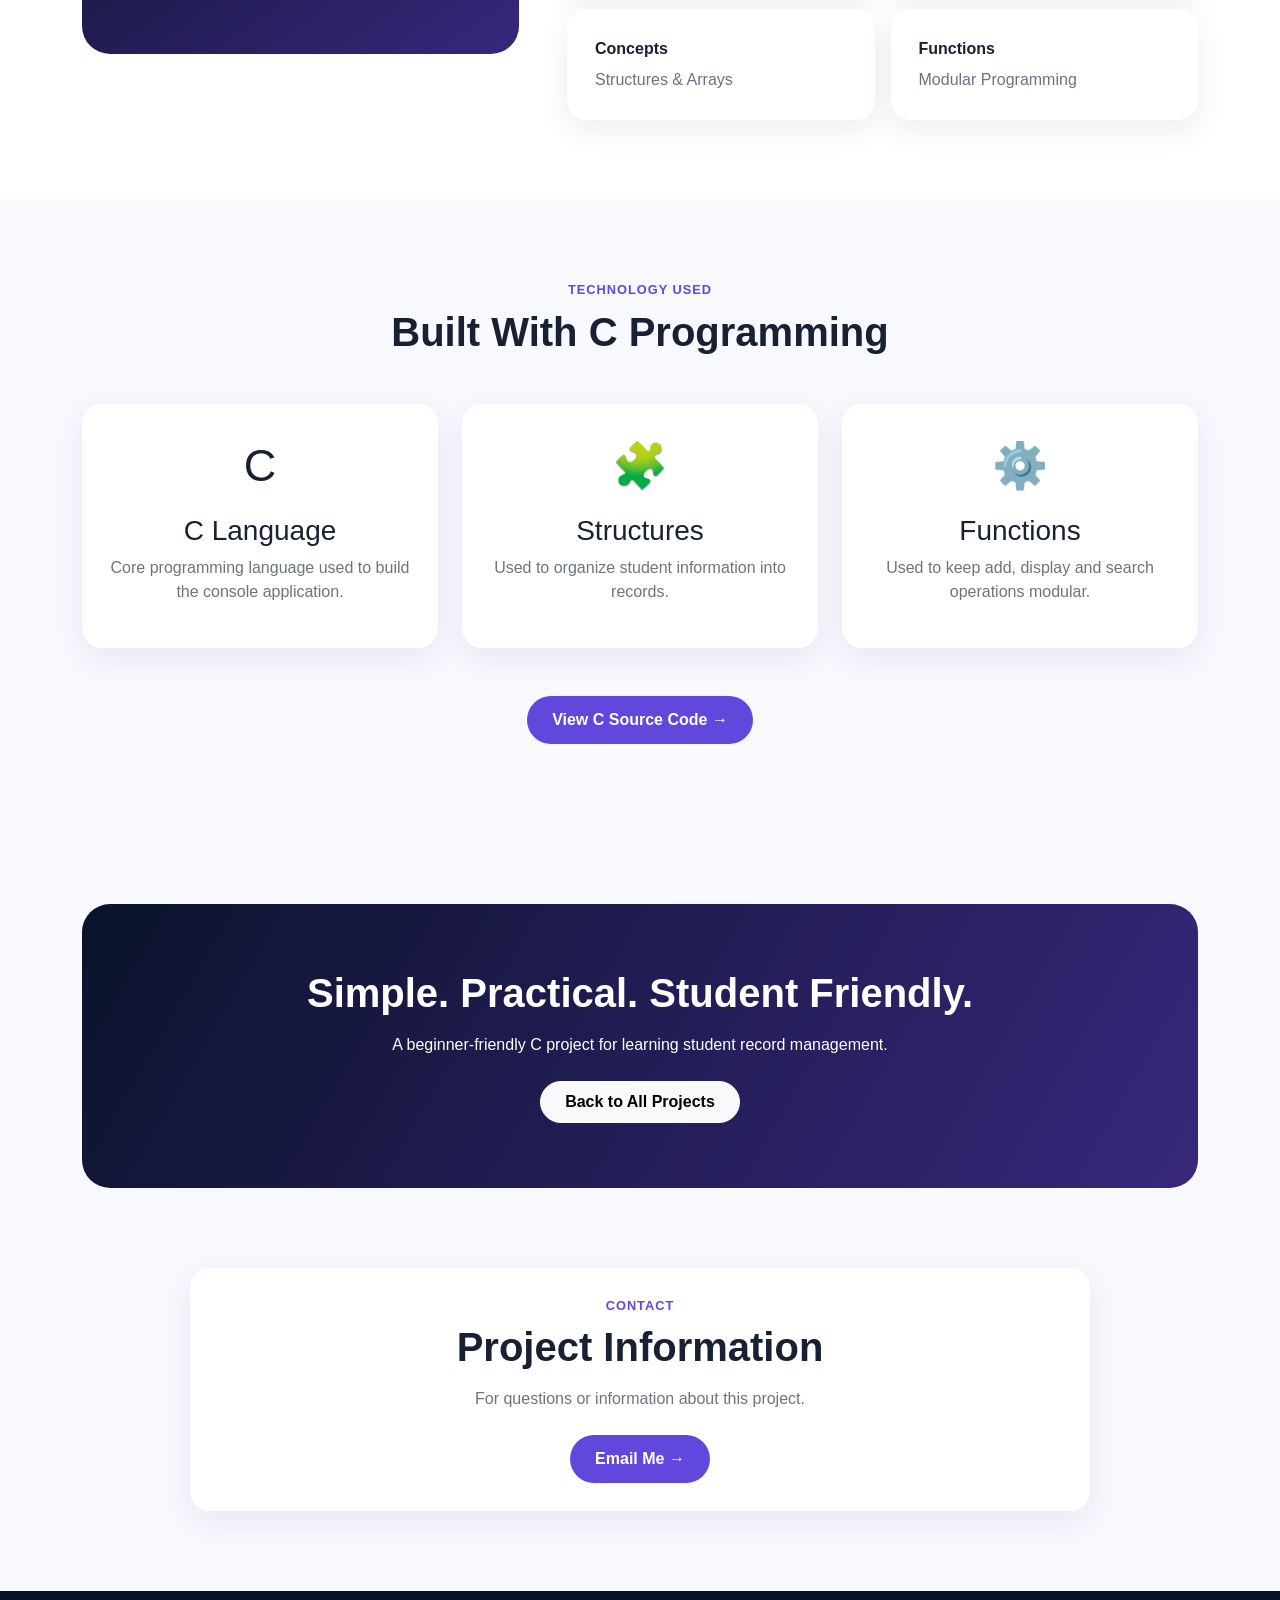
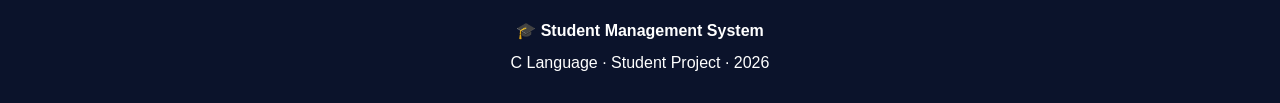
<file: projects/Student_Management_System/index.html>
<!doctype html>
<html lang="en"><head><meta charset="utf-8"><meta name="viewport" content="width=device-width,initial-scale=1"><title>Student Management System</title><link href="https://cdn.jsdelivr.net/npm/bootstrap@5.3.3/dist/css/bootstrap.min.css" rel="stylesheet"><style>body{font-family:Arial,sans-serif;color:#182033;background:#f8f9ff}.navbar{background:#0b132b}.navbar .nav-link{color:#dbe3ff}.hero{padding:90px 0;background:linear-gradient(120deg,#0b132b,#38277d);color:#fff}.gradient-text{color:#a9b7ff}.hero-btn{background:#fff;color:#2d216e;border-radius:50px;padding:12px 25px;font-weight:700}.hero-visual{min-height:330px;border-radius:28px;background:linear-gradient(145deg,#6f42c1,#0d6efd);display:flex;align-items:center;justify-content:center;font-size:120px}.stats-strip{background:#fff}.stat{padding:25px;text-align:center;border-right:1px solid #eee}.stat strong,.stat span{display:block}.stat span{color:#6b7280}.section-space{padding:80px 0}.section-label{color:#6247dd;text-transform:uppercase;font-weight:800;letter-spacing:1px;font-size:.8rem}.section-title{font-weight:800}.section-subtitle{color:#6b7280;max-width:700px;margin:auto}.feature-box,.detail-card,.contact-card{background:#fff;border-radius:20px;padding:28px;box-shadow:0 10px 30px rgba(20,30,60,.08);height:100%}.feature-box:hover{transform:translateY(-7px)}.feature-icon{font-size:45px;margin-bottom:15px}.about-panel{background:linear-gradient(145deg,#0b132b,#38277d);color:#fff;border-radius:28px;padding:45px;min-height:300px;display:flex;align-items:center;justify-content:center;font-size:100px}.detail-card span{display:block;color:#6b7280;margin-top:7px}.code-box{background:#111827;color:#dbeafe;border-radius:20px;padding:30px;font-family:monospace}.project-box{background:linear-gradient(120deg,#0b132b,#38277d);color:#fff;border-radius:28px;padding:65px 25px}.btn-custom{background:#6247dd;color:#fff;border:0;border-radius:50px;padding:12px 25px;font-weight:700}footer{background:#0b132b;color:#fff;padding:28px 0}</style></head><body>
<nav class="navbar navbar-dark"><div class="container py-2"><a class="navbar-brand fw-bold" href="index.html">🎓 Student Management System</a><div class="navbar-nav ms-auto flex-row flex-wrap justify-content-end"><a class="nav-link px-2" href="#home">Home</a><a class="nav-link px-2" href="#features">Features</a><a class="nav-link px-2" href="#about">About</a><a class="nav-link px-2" href="#technology">Technology</a><a class="nav-link px-2" href="../index.html">All Projects</a><a class="nav-link px-2" href="#contact">Contact</a></div></div></nav>
<header id="home" class="hero"><div class="container"><div class="row align-items-center g-5"><div class="col-lg-7"><p class="section-label mb-2" style="color:#c5ccff">C LANGUAGE PROJECT</p><h1 class="display-4 fw-bold mb-4">Student <span class="gradient-text">Management System.</span></h1><p class="lead mb-4">A simple and practical C language project designed to add, display and search student records through a menu-driven system.</p><a href="#features" class="btn hero-btn">Explore Project →</a></div><div class="col-lg-5"><div class="hero-visual">🎓</div></div></div></div></header>
<section class="stats-strip"><div class="container"><div class="row g-0"><div class="col-6 col-lg-3 stat"><strong>Add</strong><span>Student Records</span></div><div class="col-6 col-lg-3 stat"><strong>Display</strong><span>All Records</span></div><div class="col-6 col-lg-3 stat"><strong>Search</strong><span>By Roll Number</span></div><div class="col-6 col-lg-3 stat"><strong>C</strong><span>Programming Language</span></div></div></div></section>
<section id="features" class="section-space"><div class="container"><div class="text-center mb-5"><p class="section-label mb-2">Project Features</p><h2 class="section-title display-6">Manage Student Records</h2></div><div class="row g-4"><div class="col-md-4"><div class="feature-box text-center"><div class="feature-icon">➕</div><h3>Add Student</h3><p class="text-secondary">Enter roll number, name, course and marks to create a student record.</p></div></div><div class="col-md-4"><div class="feature-box text-center"><div class="feature-icon">📋</div><h3>Display Records</h3><p class="text-secondary">View all available student records in an organized console format.</p></div></div><div class="col-md-4"><div class="feature-box text-center"><div class="feature-icon">🔎</div><h3>Search Student</h3><p class="text-secondary">Find a student quickly by entering the student's roll number.</p></div></div></div></div></section>
<section id="about" class="section-space bg-white"><div class="container"><div class="row align-items-center g-5"><div class="col-lg-5"><div class="about-panel">💻</div></div><div class="col-lg-7"><p class="section-label mb-2">About The Project</p><h2 class="section-title display-6 mb-3">A Practical C Language Project</h2><p class="text-secondary">Student Management System is a beginner-friendly console application created to practice fundamental C programming concepts. It provides a simple menu-driven approach for managing student information.</p><div class="row g-3 mt-3"><div class="col-6"><div class="detail-card"><strong>Project</strong><span>Student Management</span></div></div><div class="col-6"><div class="detail-card"><strong>Language</strong><span>C Programming</span></div></div><div class="col-6"><div class="detail-card"><strong>Concepts</strong><span>Structures & Arrays</span></div></div><div class="col-6"><div class="detail-card"><strong>Functions</strong><span>Modular Programming</span></div></div></div></div></div></div></section>
<section id="technology" class="section-space"><div class="container"><div class="text-center mb-5"><p class="section-label mb-2">Technology Used</p><h2 class="section-title display-6">Built With C Programming</h2></div><div class="row g-4"><div class="col-md-4"><div class="detail-card text-center"><div class="feature-icon">C</div><h3>C Language</h3><p class="text-secondary">Core programming language used to build the console application.</p></div></div><div class="col-md-4"><div class="detail-card text-center"><div class="feature-icon">🧩</div><h3>Structures</h3><p class="text-secondary">Used to organize student information into records.</p></div></div><div class="col-md-4"><div class="detail-card text-center"><div class="feature-icon">⚙️</div><h3>Functions</h3><p class="text-secondary">Used to keep add, display and search operations modular.</p></div></div></div><div class="text-center mt-5"><a class="btn btn-custom" href="Student_Management_System_C/student_management.c">View C Source Code →</a></div></div></section>
<section class="section-space"><div class="container"><div class="project-box text-center"><h2 class="display-6 fw-bold mb-3">Simple. Practical. Student Friendly.</h2><p class="mx-auto mb-4" style="max-width:760px">A beginner-friendly C project for learning student record management.</p><a href="../index.html" class="btn btn-light rounded-pill px-4 py-2 fw-bold">Back to All Projects</a></div></div></section>
<section id="contact" class="section-space pt-0"><div class="container"><div class="contact-card text-center mx-auto" style="max-width:900px"><p class="section-label mb-2">Contact</p><h2 class="section-title display-6 mb-3">Project Information</h2><p class="text-secondary mb-4">For questions or information about this project.</p><a class="btn btn-custom" href="mailto:bhartirawat9829@gmail.com">Email Me →</a></div></div></section>
<footer><div class="container text-center"><strong>🎓 Student Management System</strong><p class="mb-0 mt-2">C Language · Student Project · 2026</p></div></footer></body></html>
</file>
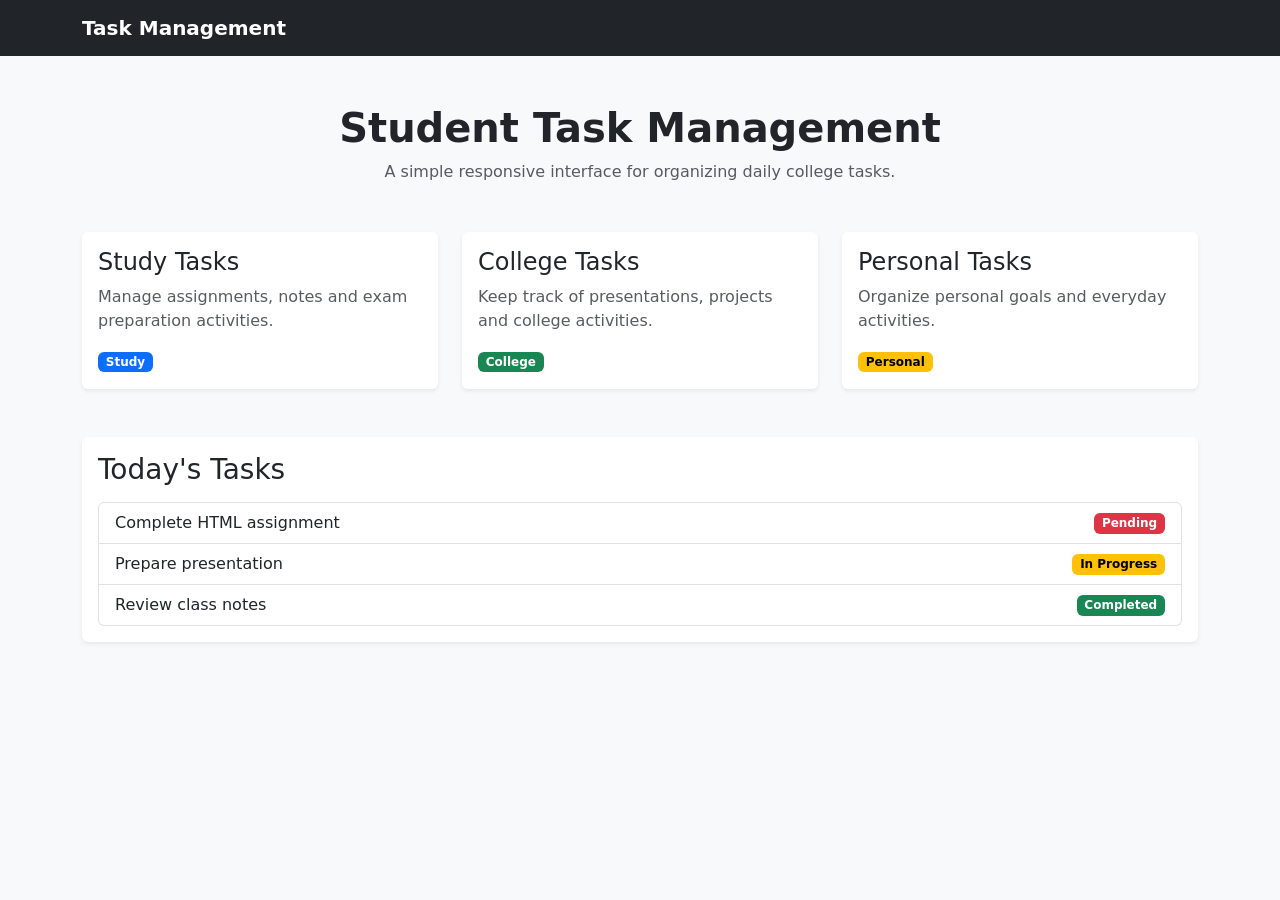
<file: projects/Task_Management_Website/index.html>
<!DOCTYPE html>
<html lang="en">
<head>
  <meta charset="UTF-8">
  <meta name="viewport" content="width=device-width, initial-scale=1">
  <title>Task Management Website</title>
  <link href="https://cdn.jsdelivr.net/npm/bootstrap@5.3.3/dist/css/bootstrap.min.css" rel="stylesheet">
</head>
<body class="bg-light">
  <nav class="navbar navbar-dark bg-dark">
    <div class="container"><span class="navbar-brand fw-bold">Task Management</span></div>
  </nav>

  <main class="container py-5">
    <div class="text-center mb-5">
      <h1 class="fw-bold">Student Task Management</h1>
      <p class="text-muted">A simple responsive interface for organizing daily college tasks.</p>
    </div>

    <div class="row g-4">
      <div class="col-md-4">
        <div class="card h-100 shadow-sm border-0"><div class="card-body"><h4>Study Tasks</h4><p class="text-muted">Manage assignments, notes and exam preparation activities.</p><span class="badge text-bg-primary">Study</span></div></div>
      </div>
      <div class="col-md-4">
        <div class="card h-100 shadow-sm border-0"><div class="card-body"><h4>College Tasks</h4><p class="text-muted">Keep track of presentations, projects and college activities.</p><span class="badge text-bg-success">College</span></div></div>
      </div>
      <div class="col-md-4">
        <div class="card h-100 shadow-sm border-0"><div class="card-body"><h4>Personal Tasks</h4><p class="text-muted">Organize personal goals and everyday activities.</p><span class="badge text-bg-warning">Personal</span></div></div>
      </div>
    </div>

    <div class="card shadow-sm border-0 mt-5">
      <div class="card-body">
        <h3 class="mb-3">Today's Tasks</h3>
        <div class="list-group">
          <div class="list-group-item d-flex justify-content-between align-items-center">Complete HTML assignment <span class="badge text-bg-danger">Pending</span></div>
          <div class="list-group-item d-flex justify-content-between align-items-center">Prepare presentation <span class="badge text-bg-warning">In Progress</span></div>
          <div class="list-group-item d-flex justify-content-between align-items-center">Review class notes <span class="badge text-bg-success">Completed</span></div>
        </div>
      </div>
    </div>
  </main>
</body>
</html>
</file>
<file: student-event-management/style.css>
@import url('https://fonts.googleapis.com/css2?family=Inter:wght@400;500;600;700;800&display=swap');

*{box-sizing:border-box}
html{scroll-behavior:smooth}
body{margin:0;font-family:'Inter',Arial,sans-serif;color:#182033;background:#f8f9ff;line-height:1.7}
.navbar{position:sticky;top:0;z-index:1000;background:rgba(10,18,42,.96)!important;backdrop-filter:blur(12px);box-shadow:0 5px 25px rgba(15,23,42,.15)}
.navbar-brand{font-size:1.35rem;letter-spacing:-.3px}
.brand-dot{color:#7c5cff}
.navbar .nav-link{color:#d8def0!important;font-weight:600;margin-left:7px;padding:9px 15px!important;border-radius:50px;transition:.25s}
.navbar .nav-link:hover,.navbar .nav-link.active{color:#fff!important;background:rgba(124,92,255,.25)}
.hero{position:relative;overflow:hidden;color:#fff;padding:95px 0 80px;background:linear-gradient(120deg,rgba(8,16,39,.96),rgba(49,39,117,.88)),url('https://images.unsplash.com/photo-1523050854058-8df90110c9f1?auto=format&fit=crop&w=1800&q=85') center/cover}
.hero:after{content:"";position:absolute;width:420px;height:420px;right:-170px;top:-170px;border-radius:50%;background:rgba(145,110,255,.24)}
.hero .container{position:relative;z-index:1}
.hero h1{font-size:clamp(2.6rem,5.4vw,5rem);line-height:1.03;letter-spacing:-2px}
.gradient-text{background:linear-gradient(90deg,#fff,#bba8ff);-webkit-background-clip:text;background-clip:text;color:transparent}
.hero p{max-width:680px;color:#dce2f6}
.hero-badge{display:inline-flex;padding:8px 15px;border:1px solid rgba(255,255,255,.25);border-radius:50px;background:rgba(255,255,255,.1);font-size:.85rem;font-weight:700}
.hero-btn{border:0;border-radius:50px;padding:13px 25px;font-weight:800;background:#7c5cff;color:#fff;box-shadow:0 12px 30px rgba(124,92,255,.35)}
.hero-btn:hover{background:#6b4df0;color:#fff;transform:translateY(-2px)}
.hero-image{min-height:390px;border-radius:30px;background:url('https://images.unsplash.com/photo-1522202176988-66273c2fd55f?auto=format&fit=crop&w=1000&q=85') center/cover;box-shadow:0 25px 70px rgba(0,0,0,.35);border:1px solid rgba(255,255,255,.25);position:relative;overflow:hidden}
.hero-image:after{content:"Student Life • Learn • Connect";position:absolute;left:22px;bottom:22px;padding:10px 16px;border-radius:50px;background:rgba(8,16,39,.78);backdrop-filter:blur(8px);font-weight:700;font-size:.85rem}
.stats-strip{margin-top:-1px;background:#fff;border-bottom:1px solid #edf0f7}
.stat{padding:27px 20px;text-align:center;border-right:1px solid #edf0f7}
.stat:last-child{border-right:0}
.stat strong{display:block;font-size:1.55rem;color:#5d45df}
.stat span{font-size:.88rem;color:#667085;font-weight:600}
.section-space{padding:88px 0}
.section-label{color:#7055e8;text-transform:uppercase;font-size:.78rem;font-weight:800;letter-spacing:1.5px}
.section-title{font-weight:800;color:#111827;letter-spacing:-1px}
.section-subtitle{color:#667085;max-width:690px;margin:auto}
.event-card{height:100%;background:#fff;border:1px solid #e9eaf2;border-radius:22px;overflow:hidden;box-shadow:0 10px 35px rgba(31,41,55,.07);transition:.3s}
.event-card:hover{transform:translateY(-9px);box-shadow:0 22px 50px rgba(65,50,150,.14)}
.event-photo{height:185px;background-size:cover;background-position:center}
.photo-1{background-image:url('https://images.unsplash.com/photo-1511578314322-379afb476865?auto=format&fit=crop&w=900&q=85')}
.photo-2{background-image:url('https://images.unsplash.com/photo-1540575467063-178a50c2df87?auto=format&fit=crop&w=900&q=85')}
.photo-3{background-image:url('https://images.unsplash.com/photo-1524178232363-1fb2b075b655?auto=format&fit=crop&w=900&q=85')}
.event-body{padding:25px}
.event-card h3{font-size:1.22rem;font-weight:800;margin:13px 0 8px}
.event-date{font-size:.86rem;color:#667085;font-weight:600}
.event-tag{display:inline-block;padding:6px 11px;border-radius:50px;background:#f0edff;color:#6247dd;font-size:.75rem;font-weight:800}
.feature-box{height:100%;padding:30px;background:#fff;border:1px solid #eceef5;border-radius:20px;box-shadow:0 8px 28px rgba(31,41,55,.05)}
.feature-icon{width:52px;height:52px;border-radius:16px;display:grid;place-items:center;background:#eeeaff;color:#6247dd;font-size:1.25rem;font-weight:800;margin-bottom:18px}
.feature-box h3{font-size:1.1rem;font-weight:800}
.about-image{height:430px;border-radius:28px;background:url('https://images.unsplash.com/photo-1523240795612-9a054b0db644?auto=format&fit=crop&w=1100&q=85') center/cover;box-shadow:0 20px 55px rgba(31,41,55,.12)}
.about-copy{padding-left:20px}
.detail-card{padding:20px;background:#f5f3ff;border-radius:16px;border:1px solid #e8e3ff}
.detail-card strong{display:block;color:#5d45df;font-size:1.3rem}
.gallery-item{height:210px;border-radius:20px;background-size:cover;background-position:center;transition:.3s;box-shadow:0 10px 28px rgba(31,41,55,.08)}
.gallery-item:hover{transform:scale(1.025)}
.gallery-1{background-image:url('https://images.unsplash.com/photo-1492684223066-81342ee5ff30?auto=format&fit=crop&w=900&q=85')}
.gallery-2{background-image:url('https://images.unsplash.com/photo-1529156069898-49953e39b3ac?auto=format&fit=crop&w=900&q=85')}
.gallery-3{background-image:url('https://images.unsplash.com/photo-1503676260728-1c00da094a0b?auto=format&fit=crop&w=900&q=85')}
.gallery-4{background-image:url('https://images.unsplash.com/photo-1517457373958-b7bdd4587205?auto=format&fit=crop&w=900&q=85')}
.project-box{background:linear-gradient(135deg,#111a36,#38277d);color:#fff;border-radius:30px;padding:60px;box-shadow:0 25px 60px rgba(45,34,110,.2)}
.project-box p{color:#d7dcef}
.contact-card{background:linear-gradient(135deg,#fff,#f4f1ff);border:1px solid #e5e0ff;border-radius:26px;padding:48px;box-shadow:0 15px 45px rgba(31,41,55,.07)}
.btn-primary-custom{background:#684df0;color:#fff;border:0;border-radius:50px;padding:12px 25px;font-weight:800}
.btn-primary-custom:hover{background:#573ddd;color:#fff}
footer{background:#0b132b;color:#9ba5bd;padding:42px 0 25px}
footer strong{color:#fff}
.footer-brand{font-size:1.3rem}
@media(max-width:767px){.hero{padding:70px 0 65px}.hero-image{min-height:280px}.stat{border-right:0;border-bottom:1px solid #edf0f7}.section-space{padding:65px 0}.about-copy{padding-left:0;margin-top:30px}.project-box,.contact-card{padding:32px 24px}.gallery-item{height:180px}}
</file>
